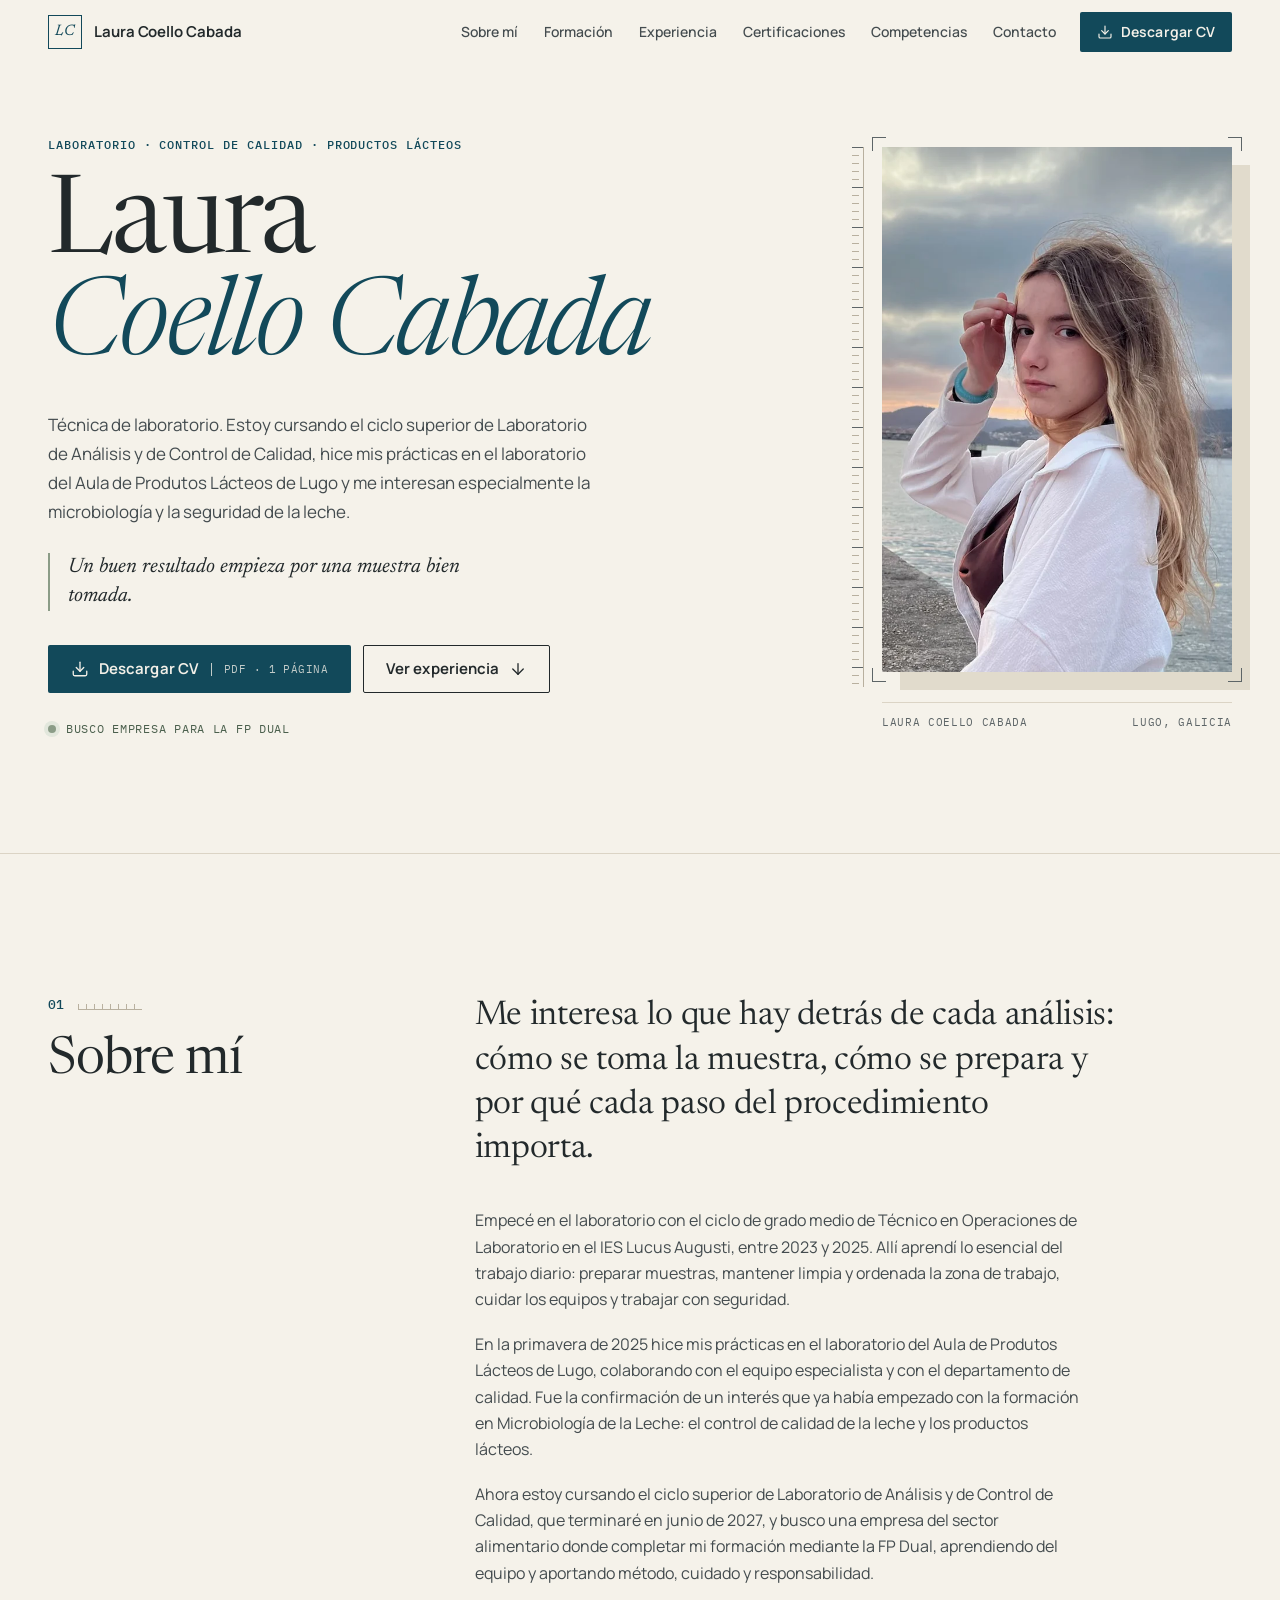
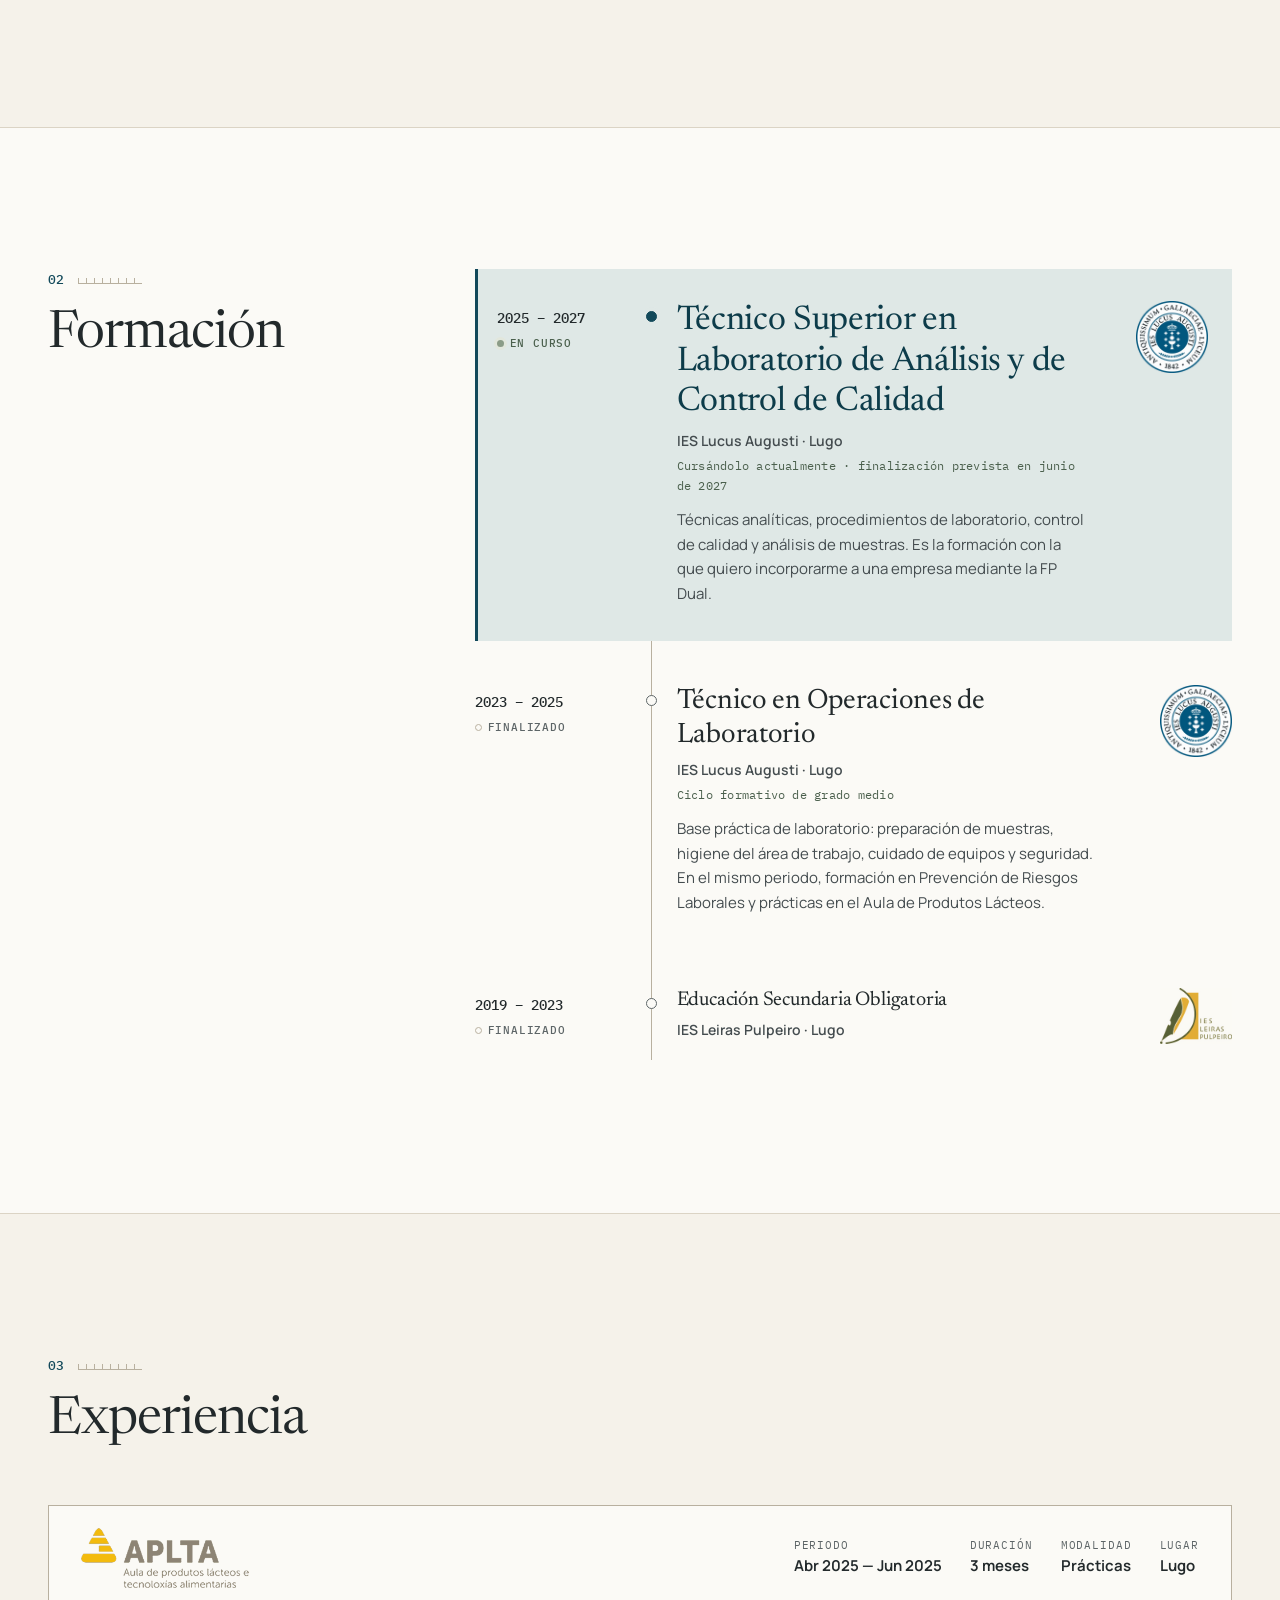
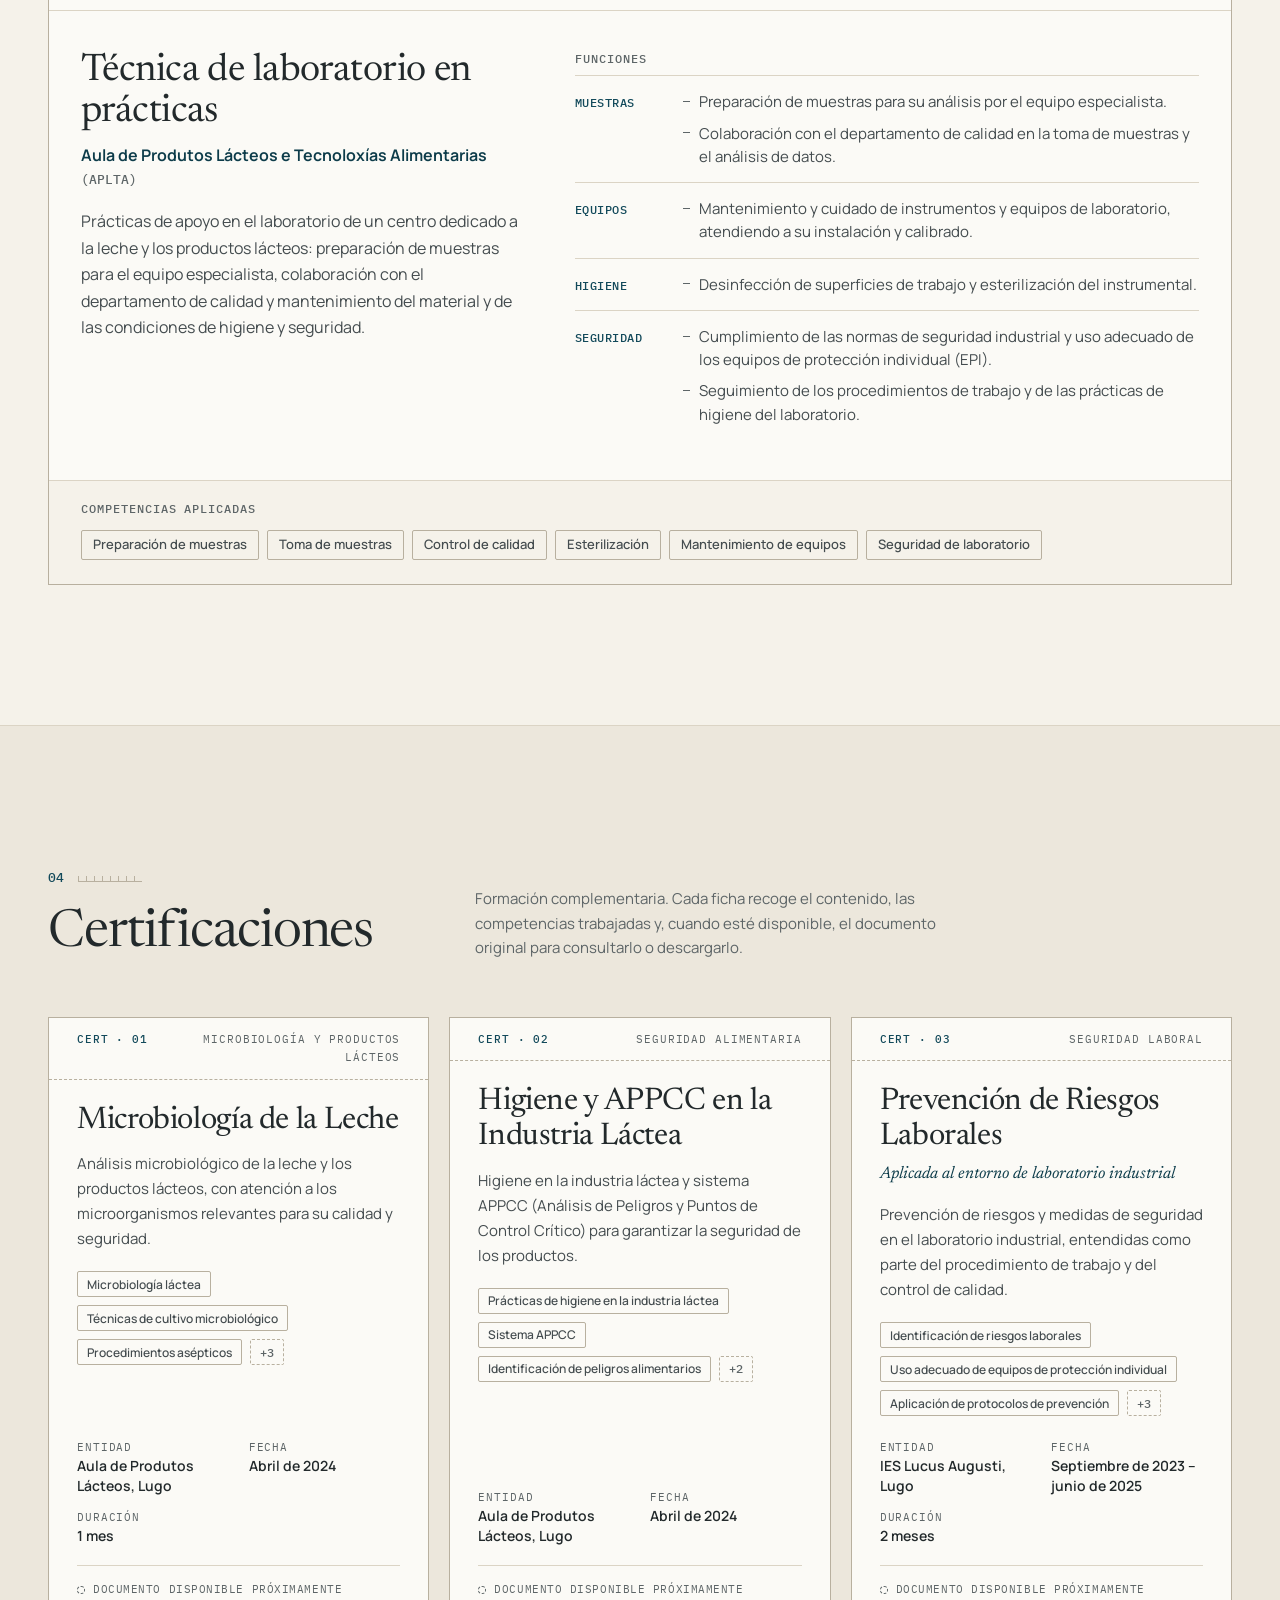
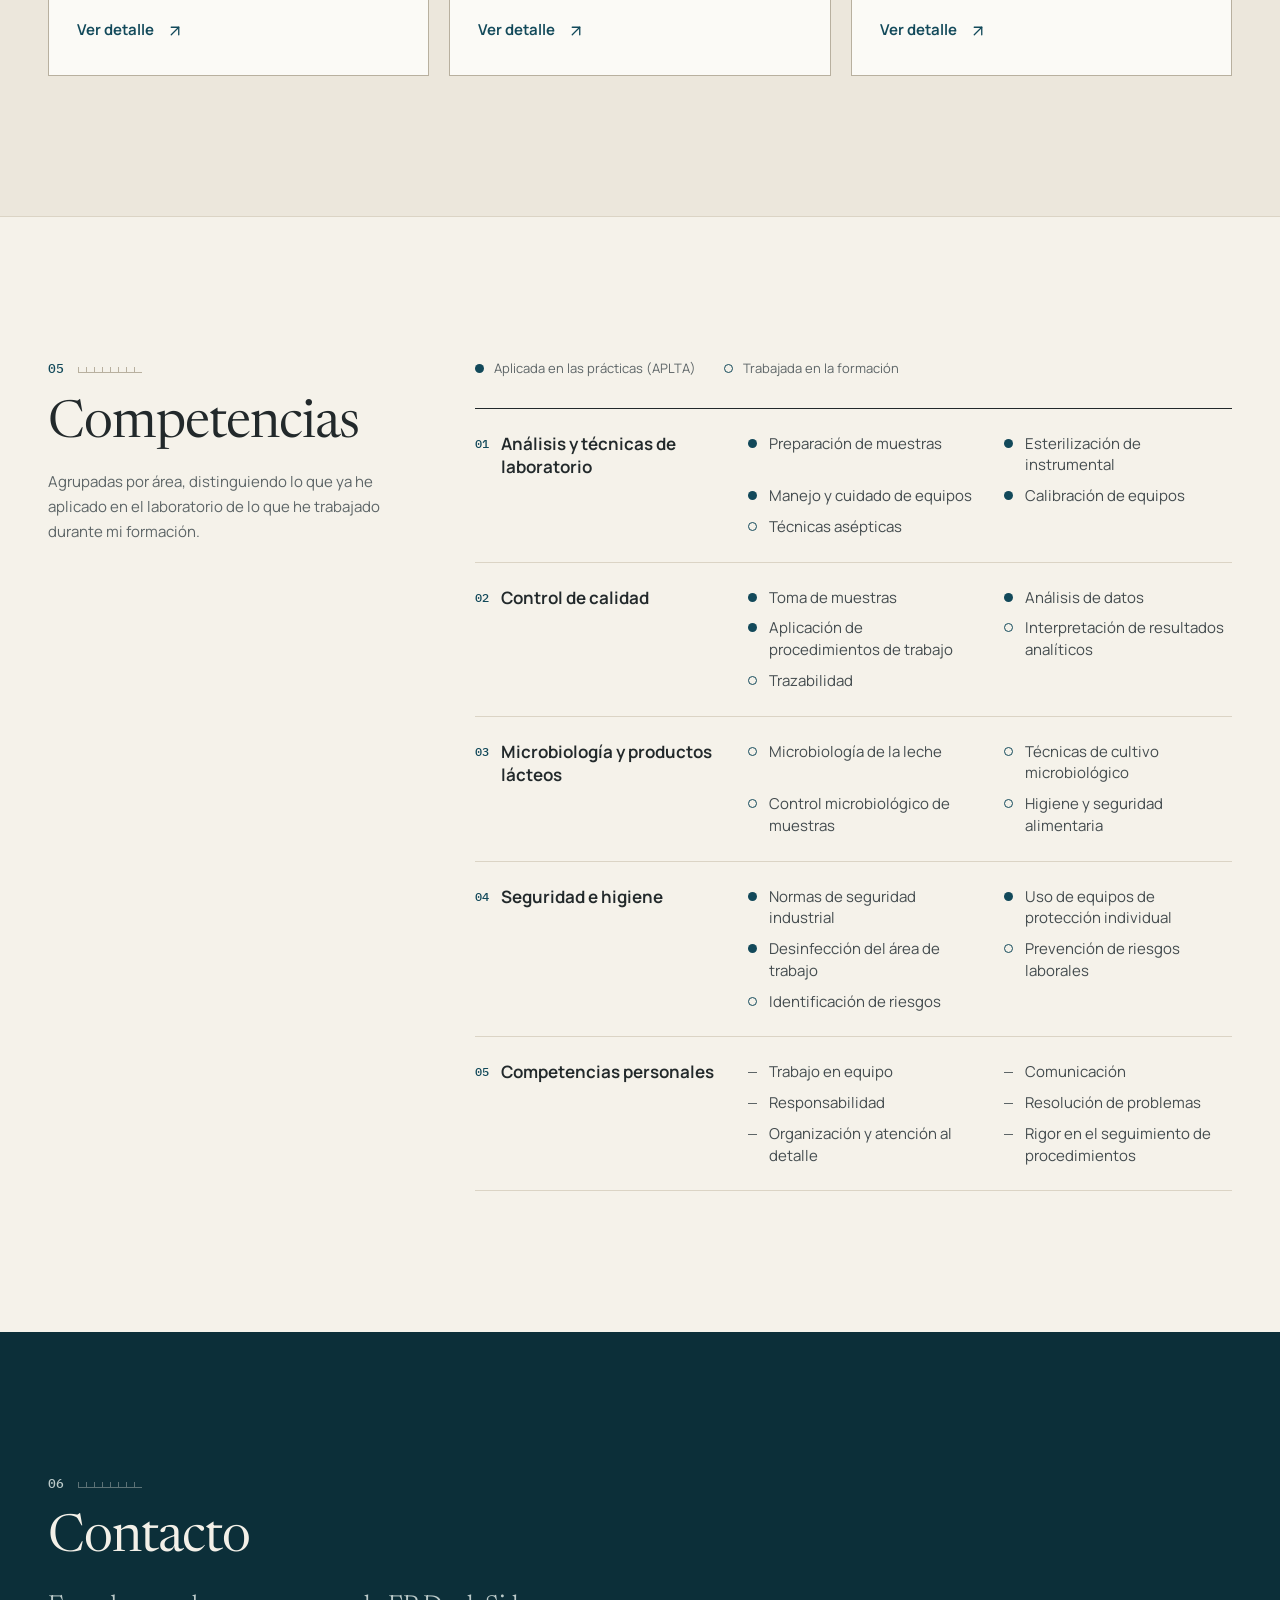
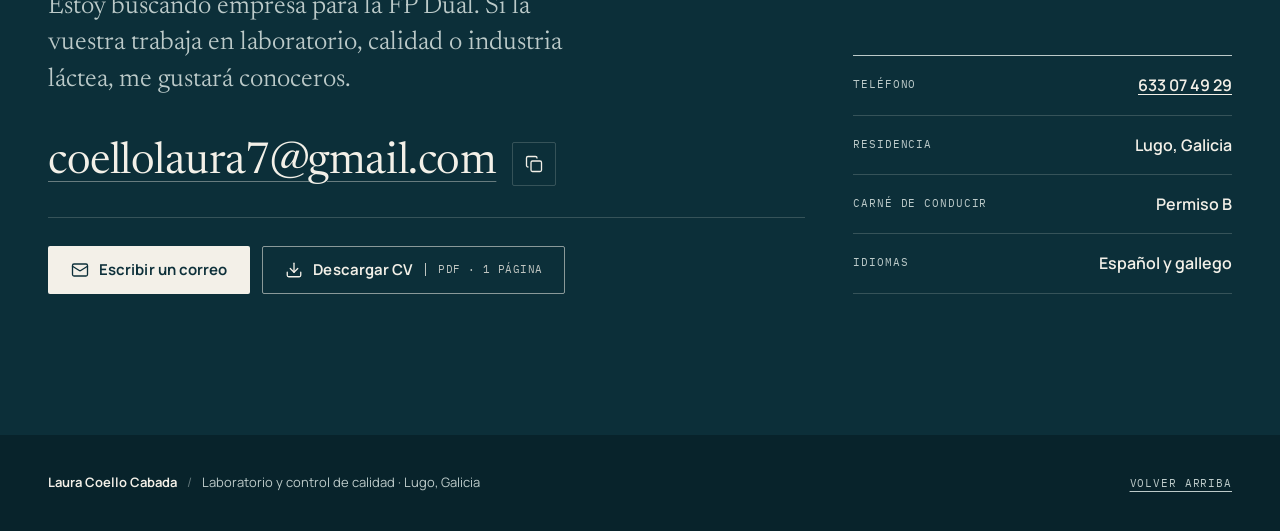
<file: index.html>
<!doctype html>
<html lang="es">
  <head>
    <meta charset="UTF-8" />
    <meta name="viewport" content="width=device-width, initial-scale=1.0" />
    <title>Laura Coello Cabada | Laboratorio y Control de Calidad</title>
    <meta
      name="description"
      content="Portfolio de Laura Coello Cabada, Técnica en Operaciones de Laboratorio que cursa el ciclo superior de Laboratorio de Análisis y de Control de Calidad en Lugo. Prácticas en el Aula de Produtos Lácteos e interés por la calidad y la microbiología de la leche."
    />
    <meta name="author" content="Laura Coello Cabada" />
    <meta name="theme-color" content="#f5f2ea" />

    <!-- Vista previa al compartir el enlace (WhatsApp, LinkedIn, correo).
         Cuando la web esté publicada, cambia «og-image.png» por la dirección completa,
         p. ej. https://usuario.github.io/portfolio-laura/og-image.png -->
    <meta property="og:type" content="profile" />
    <meta property="og:locale" content="es_ES" />
    <meta property="og:title" content="Laura Coello Cabada | Laboratorio y Control de Calidad" />
    <meta
      property="og:description"
      content="Técnica en Operaciones de Laboratorio. Cursando el ciclo superior de Laboratorio de Análisis y de Control de Calidad. Busca empresa para la FP Dual."
    />
    <meta property="og:url" content="https://coellolaura7-beep.github.io/Porfolio-Laura/" />
    <meta property="og:image" content="https://coellolaura7-beep.github.io/Porfolio-Laura/og-image.png" />
    <link rel="canonical" href="https://coellolaura7-beep.github.io/Porfolio-Laura/" />
    <meta property="og:image:width" content="1200" />
    <meta property="og:image:height" content="630" />
    <meta name="twitter:card" content="summary_large_image" />

    <link rel="icon" href="favicon.svg" type="image/svg+xml" />
    <link rel="icon" href="favicon-32.png" sizes="32x32" type="image/png" />
    <link rel="apple-touch-icon" href="apple-touch-icon.png" />
    <link rel="stylesheet" href="css/styles.css" />

    <script src="js/certificados.js" defer></script>
    <script src="js/main.js" defer></script>
  </head>
  <body>
    <a class="skip-link" href="#contenido">Saltar al contenido</a>

    <!-- ───────────── Cabecera ───────────── -->
    <header class="site-header">
      <div class="container header-inner">
        <a class="brand" href="#inicio" aria-label="Laura Coello Cabada, ir al inicio">
          <span class="brand-mark" aria-hidden="true">LC</span>
          <span class="brand-name">Laura Coello Cabada</span>
        </a>

        <nav class="nav-desktop" aria-label="Secciones">
          <ul>
            <li><a href="#sobre-mi">Sobre mí</a></li>
            <li><a href="#formacion">Formación</a></li>
            <li><a href="#experiencia">Experiencia</a></li>
            <li><a href="#certificaciones">Certificaciones</a></li>
            <li><a href="#competencias">Competencias</a></li>
            <li><a href="#contacto">Contacto</a></li>
          </ul>
        </nav>

        <a class="btn btn-primary btn-sm header-cv" href="documents/cv-laura-coello-cabada.pdf" download="CV-Laura-Coello-Cabada.pdf">
          <svg class="icon" width="16" height="16" aria-hidden="true"><use href="#i-download" /></svg>
          <span>Descargar CV</span>
        </a>

        <button id="menu-toggle" class="menu-toggle" type="button" aria-expanded="false" aria-controls="mobile-menu">
          <svg class="icon icon-menu" width="22" height="22" aria-hidden="true"><use href="#i-menu" /></svg>
          <svg class="icon icon-close" width="22" height="22" aria-hidden="true"><use href="#i-x" /></svg>
          <span class="visually-hidden">Abrir menú</span>
        </button>
      </div>

      <div id="mobile-menu" class="mobile-menu" hidden>
        <nav class="container" aria-label="Secciones">
          <ol>
            <li><a href="#inicio"><span class="mobile-menu-index" aria-hidden="true">00</span>Inicio</a></li>
            <li><a href="#sobre-mi"><span class="mobile-menu-index" aria-hidden="true">01</span>Sobre mí</a></li>
            <li><a href="#formacion"><span class="mobile-menu-index" aria-hidden="true">02</span>Formación</a></li>
            <li><a href="#experiencia"><span class="mobile-menu-index" aria-hidden="true">03</span>Experiencia</a></li>
            <li><a href="#certificaciones"><span class="mobile-menu-index" aria-hidden="true">04</span>Certificaciones</a></li>
            <li><a href="#competencias"><span class="mobile-menu-index" aria-hidden="true">05</span>Competencias</a></li>
            <li><a href="#contacto"><span class="mobile-menu-index" aria-hidden="true">06</span>Contacto</a></li>
          </ol>
          <a class="btn btn-primary mobile-menu-cv" href="documents/cv-laura-coello-cabada.pdf" download="CV-Laura-Coello-Cabada.pdf">
            <svg class="icon" width="18" height="18" aria-hidden="true"><use href="#i-download" /></svg>
            Descargar CV <span class="btn-meta">PDF · 1 página</span>
          </a>
        </nav>
      </div>
    </header>

    <main id="contenido" tabindex="-1">
      <!-- ───────────── Presentación ───────────── -->
      <section id="inicio" class="hero" aria-labelledby="inicio-titulo">
        <div class="container hero-grid">
          <div class="hero-copy">
            <p class="eyebrow hero-kicker">Laboratorio · Control de calidad · Productos lácteos</p>

            <h1 id="inicio-titulo" class="hero-name">
              <span class="hero-name-first">Laura</span>
              <span class="hero-name-last">Coello Cabada</span>
            </h1>

            <p class="hero-lead">
              Técnica de laboratorio. Estoy cursando el ciclo superior de Laboratorio de Análisis y de Control de Calidad,
              hice mis prácticas en el laboratorio del Aula de Produtos Lácteos de Lugo y me interesan especialmente la
              microbiología y la seguridad de la leche.
            </p>

            <blockquote class="hero-statement">
              <p>Un buen resultado empieza por una muestra bien tomada.</p>
            </blockquote>

            <div class="hero-actions">
              <a class="btn btn-primary" href="documents/cv-laura-coello-cabada.pdf" download="CV-Laura-Coello-Cabada.pdf">
                <svg class="icon" width="18" height="18" aria-hidden="true"><use href="#i-download" /></svg>
                Descargar CV
                <span class="btn-meta">PDF · 1 página</span>
              </a>
              <a class="btn btn-ghost" href="#experiencia">
                Ver experiencia
                <svg class="icon" width="18" height="18" aria-hidden="true"><use href="#i-arrow-down" /></svg>
              </a>
            </div>

            <p class="hero-status">
              <span class="status-dot" aria-hidden="true"></span>
              Busco empresa para la FP Dual
            </p>
          </div>

          <figure class="hero-portrait">
            <div class="portrait-frame">
              <span class="crop-mark crop-mark--tl" aria-hidden="true"></span>
              <span class="crop-mark crop-mark--tr" aria-hidden="true"></span>
              <span class="crop-mark crop-mark--bl" aria-hidden="true"></span>
              <span class="crop-mark crop-mark--br" aria-hidden="true"></span>
              <picture>
                <source srcset="images/laura-coello-cabada.webp" type="image/webp" />
                <img
                  src="images/laura-coello-cabada.jpg"
                  alt="Retrato de Laura Coello Cabada junto al mar al atardecer, con camisa blanca."
                  width="600"
                  height="900"
                  fetchpriority="high"
                  decoding="async"
                />
              </picture>
            </div>
            <span class="portrait-scale" aria-hidden="true"></span>
            <figcaption class="portrait-caption">
              <span>Laura Coello Cabada</span>
              <span>Lugo, Galicia</span>
            </figcaption>
          </figure>
        </div>

      </section>

      <!-- ───────────── 01 · Sobre mí ───────────── -->
      <section id="sobre-mi" class="section about" aria-labelledby="sobre-mi-titulo">
        <div class="container section-grid">
          <header class="section-head" data-reveal>
            <p class="section-index" aria-hidden="true"><span class="section-index-num">01</span><span class="section-index-rule"></span></p>
            <h2 id="sobre-mi-titulo" class="section-title">Sobre mí</h2>
          </header>
          <div class="section-body">
            <p class="about-statement" data-reveal>
              Me interesa lo que hay detrás de cada análisis: cómo se toma la muestra, cómo se prepara y por qué cada paso
              del procedimiento importa.
            </p>
            <div class="about-text" data-reveal>
              <p>
                Empecé en el laboratorio con el ciclo de grado medio de Técnico en Operaciones de Laboratorio en el IES Lucus
                Augusti, entre 2023 y 2025. Allí aprendí lo esencial del trabajo diario: preparar muestras, mantener limpia y
                ordenada la zona de trabajo, cuidar los equipos y trabajar con seguridad.
              </p>
              <p>
                En la primavera de 2025 hice mis prácticas en el laboratorio del Aula de Produtos Lácteos de Lugo, colaborando
                con el equipo especialista y con el departamento de calidad. Fue la confirmación de un interés que ya había
                empezado con la formación en Microbiología de la Leche: el control de calidad de la leche y los productos
                lácteos.
              </p>
              <p>
                Ahora estoy cursando el ciclo superior de Laboratorio de Análisis y de Control de Calidad, que terminaré en
                junio de 2027, y busco una empresa del sector alimentario donde completar mi formación mediante la FP Dual,
                aprendiendo del equipo y aportando método, cuidado y responsabilidad.
              </p>
            </div>
          </div>
        </div>
      </section>

      <!-- ───────────── 02 · Formación ───────────── -->
      <section id="formacion" class="section education" aria-labelledby="formacion-titulo">
        <div class="container section-grid">
          <header class="section-head" data-reveal>
            <p class="section-index" aria-hidden="true"><span class="section-index-num">02</span><span class="section-index-rule"></span></p>
            <h2 id="formacion-titulo" class="section-title">Formación</h2>
          </header>

          <ol class="timeline section-body">
            <li class="timeline-item is-highlight" data-reveal>
              <div class="timeline-period">
                <span class="timeline-years">2025 – 2027</span>
                <span class="badge badge--en-curso">En curso</span>
              </div>
              <span class="timeline-node" aria-hidden="true"></span>
              <div class="timeline-content">
                <h3 class="timeline-title">Técnico Superior en Laboratorio de Análisis y de Control de Calidad</h3>
                <p class="timeline-centre">IES Lucus Augusti · Lugo</p>
                <p class="timeline-note">Cursándolo actualmente · finalización prevista en junio de 2027</p>
                <p class="timeline-desc">
                  Técnicas analíticas, procedimientos de laboratorio, control de calidad y análisis de muestras. Es la
                  formación con la que quiero incorporarme a una empresa mediante la FP Dual.
                </p>
              </div>
              <img class="timeline-logo" src="logos/ies-lucus-augusti.webp" alt="Sello del IES Lucus Augusti" width="300" height="300" loading="lazy" decoding="async" />
            </li>

            <li class="timeline-item" data-reveal>
              <div class="timeline-period">
                <span class="timeline-years">2023 – 2025</span>
                <span class="badge badge--finalizado">Finalizado</span>
              </div>
              <span class="timeline-node" aria-hidden="true"></span>
              <div class="timeline-content">
                <h3 class="timeline-title">Técnico en Operaciones de Laboratorio</h3>
                <p class="timeline-centre">IES Lucus Augusti · Lugo</p>
                <p class="timeline-note">Ciclo formativo de grado medio</p>
                <p class="timeline-desc">
                  Base práctica de laboratorio: preparación de muestras, higiene del área de trabajo, cuidado de equipos y
                  seguridad. En el mismo periodo, formación en Prevención de Riesgos Laborales y prácticas en el Aula de
                  Produtos Lácteos.
                </p>
              </div>
              <img class="timeline-logo" src="logos/ies-lucus-augusti.webp" alt="Sello del IES Lucus Augusti" width="300" height="300" loading="lazy" decoding="async" />
            </li>

            <li class="timeline-item is-compact" data-reveal>
              <div class="timeline-period">
                <span class="timeline-years">2019 – 2023</span>
                <span class="badge badge--finalizado">Finalizado</span>
              </div>
              <span class="timeline-node" aria-hidden="true"></span>
              <div class="timeline-content">
                <h3 class="timeline-title">Educación Secundaria Obligatoria</h3>
                <p class="timeline-centre">IES Leiras Pulpeiro · Lugo</p>
              </div>
              <img class="timeline-logo" src="logos/ies-leiras-pulpeiro.webp" alt="Logotipo del IES Leiras Pulpeiro" width="360" height="280" loading="lazy" decoding="async" />
            </li>
          </ol>
        </div>
      </section>

      <!-- ───────────── 03 · Experiencia ───────────── -->
      <section id="experiencia" class="section experience" aria-labelledby="experiencia-titulo">
        <div class="container section-grid section-grid--stack">
          <header class="section-head" data-reveal>
            <p class="section-index" aria-hidden="true"><span class="section-index-num">03</span><span class="section-index-rule"></span></p>
            <h2 id="experiencia-titulo" class="section-title">Experiencia</h2>
          </header>

          <article class="record section-body" data-reveal aria-labelledby="xp-role">
            <header class="record-head">
              <div class="record-org">
                <img
                  class="record-logo"
                  src="logos/aplta.webp"
                  alt="Logotipo de APLTA, Aula de Produtos Lácteos e Tecnoloxías Alimentarias"
                  width="600"
                  height="214"
                  loading="lazy"
                  decoding="async"
                />
              </div>
              <dl class="record-meta">
                <div>
                  <dt>Periodo</dt>
                  <dd><time datetime="2025-04">Abr 2025</time> — <time datetime="2025-06">Jun 2025</time></dd>
                </div>
                <div>
                  <dt>Duración</dt>
                  <dd>3 meses</dd>
                </div>
                <div>
                  <dt>Modalidad</dt>
                  <dd>Prácticas</dd>
                </div>
                <div>
                  <dt>Lugar</dt>
                  <dd>Lugo</dd>
                </div>
              </dl>
            </header>

            <div class="record-body">
              <div class="record-intro">
                <h3 id="xp-role" class="record-role">Técnica de laboratorio en prácticas</h3>
                <p class="record-entity">
                  Aula de Produtos Lácteos e Tecnoloxías Alimentarias <span class="record-entity-short">(APLTA)</span>
                </p>
                <p class="record-summary">
                  Prácticas de apoyo en el laboratorio de un centro dedicado a la leche y los productos lácteos: preparación de
                  muestras para el equipo especialista, colaboración con el departamento de calidad y mantenimiento del
                  material y de las condiciones de higiene y seguridad.
                </p>
              </div>

              <div class="record-log">
                <p class="eyebrow">Funciones</p>
                <dl>
                  <div class="log-row">
                    <dt>Muestras</dt>
                    <dd>
                      <ul>
                        <li>Preparación de muestras para su análisis por el equipo especialista.</li>
                        <li>Colaboración con el departamento de calidad en la toma de muestras y el análisis de datos.</li>
                      </ul>
                    </dd>
                  </div>
                  <div class="log-row">
                    <dt>Equipos</dt>
                    <dd>
                      <ul>
                        <li>Mantenimiento y cuidado de instrumentos y equipos de laboratorio, atendiendo a su instalación y calibrado.</li>
                      </ul>
                    </dd>
                  </div>
                  <div class="log-row">
                    <dt>Higiene</dt>
                    <dd>
                      <ul>
                        <li>Desinfección de superficies de trabajo y esterilización del instrumental.</li>
                      </ul>
                    </dd>
                  </div>
                  <div class="log-row">
                    <dt>Seguridad</dt>
                    <dd>
                      <ul>
                        <li>Cumplimiento de las normas de seguridad industrial y uso adecuado de los equipos de protección individual (EPI).</li>
                        <li>Seguimiento de los procedimientos de trabajo y de las prácticas de higiene del laboratorio.</li>
                      </ul>
                    </dd>
                  </div>
                </dl>
              </div>
            </div>

            <footer class="record-foot">
              <p class="eyebrow" id="xp-tags">Competencias aplicadas</p>
              <ul class="tag-list" aria-labelledby="xp-tags">
                <li class="tag">Preparación de muestras</li>
                <li class="tag">Toma de muestras</li>
                <li class="tag">Control de calidad</li>
                <li class="tag">Esterilización</li>
                <li class="tag">Mantenimiento de equipos</li>
                <li class="tag">Seguridad de laboratorio</li>
              </ul>
            </footer>
          </article>
        </div>
      </section>

      <!-- ───────────── 04 · Certificaciones ─────────────
           Las tarjetas se generan desde js/certificados.js -->
      <section id="certificaciones" class="section certificates" aria-labelledby="certificaciones-titulo">
        <div class="container section-grid section-grid--stack">
          <header class="section-head" data-reveal>
            <p class="section-index" aria-hidden="true"><span class="section-index-num">04</span><span class="section-index-rule"></span></p>
            <h2 id="certificaciones-titulo" class="section-title">Certificaciones</h2>
            <p class="section-intro">
              Formación complementaria. Cada ficha recoge el contenido, las competencias trabajadas y, cuando esté
              disponible, el documento original para consultarlo o descargarlo.
            </p>
          </header>

          <ul id="cert-grid" class="cert-grid section-body">
            <noscript>
              <li>Microbiología de la Leche (Aula de Produtos Lácteos, abril de 2024) · Higiene y APPCC en la Industria Láctea (Aula de Produtos Lácteos, abril de 2024) · Prevención de Riesgos Laborales (IES Lucus Augusti, 2023–2025).</li>
            </noscript>
          </ul>
        </div>

        <dialog id="cert-dialog" class="cert-dialog" aria-labelledby="cert-dialog-title"></dialog>
      </section>

      <!-- ───────────── 05 · Competencias ───────────── -->
      <section id="competencias" class="section skills" aria-labelledby="competencias-titulo">
        <div class="container section-grid">
          <header class="section-head" data-reveal>
            <p class="section-index" aria-hidden="true"><span class="section-index-num">05</span><span class="section-index-rule"></span></p>
            <h2 id="competencias-titulo" class="section-title">Competencias</h2>
            <p class="section-intro">
              Agrupadas por área, distinguiendo lo que ya he aplicado en el laboratorio de lo que he trabajado durante mi
              formación.
            </p>
          </header>

          <div class="section-body">
            <ul class="skills-legend" aria-label="Leyenda">
              <li><span class="mark mark--practica" aria-hidden="true"></span>Aplicada en las prácticas (APLTA)</li>
              <li><span class="mark mark--formacion" aria-hidden="true"></span>Trabajada en la formación</li>
            </ul>

            <div class="skills-table">
              <section class="skills-row" aria-labelledby="skills-laboratorio" data-reveal>
                <h3 id="skills-laboratorio" class="skills-group"><span class="skills-num" aria-hidden="true">01</span>Análisis y técnicas de laboratorio</h3>
                <ul class="skills-list">
                  <li><span class="mark mark--practica" title="Aplicada en las prácticas"><span class="visually-hidden">Aplicada en las prácticas: </span></span>Preparación de muestras</li>
                  <li><span class="mark mark--practica" title="Aplicada en las prácticas"><span class="visually-hidden">Aplicada en las prácticas: </span></span>Esterilización de instrumental</li>
                  <li><span class="mark mark--practica" title="Aplicada en las prácticas"><span class="visually-hidden">Aplicada en las prácticas: </span></span>Manejo y cuidado de equipos</li>
                  <li><span class="mark mark--practica" title="Aplicada en las prácticas"><span class="visually-hidden">Aplicada en las prácticas: </span></span>Calibración de equipos</li>
                  <li><span class="mark mark--formacion" title="Trabajada en la formación"><span class="visually-hidden">Trabajada en la formación: </span></span>Técnicas asépticas</li>
                </ul>
              </section>

              <section class="skills-row" aria-labelledby="skills-calidad" data-reveal>
                <h3 id="skills-calidad" class="skills-group"><span class="skills-num" aria-hidden="true">02</span>Control de calidad</h3>
                <ul class="skills-list">
                  <li><span class="mark mark--practica" title="Aplicada en las prácticas"><span class="visually-hidden">Aplicada en las prácticas: </span></span>Toma de muestras</li>
                  <li><span class="mark mark--practica" title="Aplicada en las prácticas"><span class="visually-hidden">Aplicada en las prácticas: </span></span>Análisis de datos</li>
                  <li><span class="mark mark--practica" title="Aplicada en las prácticas"><span class="visually-hidden">Aplicada en las prácticas: </span></span>Aplicación de procedimientos de trabajo</li>
                  <li><span class="mark mark--formacion" title="Trabajada en la formación"><span class="visually-hidden">Trabajada en la formación: </span></span>Interpretación de resultados analíticos</li>
                  <li><span class="mark mark--formacion" title="Trabajada en la formación"><span class="visually-hidden">Trabajada en la formación: </span></span>Trazabilidad</li>
                </ul>
              </section>

              <section class="skills-row" aria-labelledby="skills-lacteos" data-reveal>
                <h3 id="skills-lacteos" class="skills-group"><span class="skills-num" aria-hidden="true">03</span>Microbiología y productos lácteos</h3>
                <ul class="skills-list">
                  <li><span class="mark mark--formacion" title="Trabajada en la formación"><span class="visually-hidden">Trabajada en la formación: </span></span>Microbiología de la leche</li>
                  <li><span class="mark mark--formacion" title="Trabajada en la formación"><span class="visually-hidden">Trabajada en la formación: </span></span>Técnicas de cultivo microbiológico</li>
                  <li><span class="mark mark--formacion" title="Trabajada en la formación"><span class="visually-hidden">Trabajada en la formación: </span></span>Control microbiológico de muestras</li>
                  <li><span class="mark mark--formacion" title="Trabajada en la formación"><span class="visually-hidden">Trabajada en la formación: </span></span>Higiene y seguridad alimentaria</li>
                </ul>
              </section>

              <section class="skills-row" aria-labelledby="skills-seguridad" data-reveal>
                <h3 id="skills-seguridad" class="skills-group"><span class="skills-num" aria-hidden="true">04</span>Seguridad e higiene</h3>
                <ul class="skills-list">
                  <li><span class="mark mark--practica" title="Aplicada en las prácticas"><span class="visually-hidden">Aplicada en las prácticas: </span></span>Normas de seguridad industrial</li>
                  <li><span class="mark mark--practica" title="Aplicada en las prácticas"><span class="visually-hidden">Aplicada en las prácticas: </span></span>Uso de equipos de protección individual</li>
                  <li><span class="mark mark--practica" title="Aplicada en las prácticas"><span class="visually-hidden">Aplicada en las prácticas: </span></span>Desinfección del área de trabajo</li>
                  <li><span class="mark mark--formacion" title="Trabajada en la formación"><span class="visually-hidden">Trabajada en la formación: </span></span>Prevención de riesgos laborales</li>
                  <li><span class="mark mark--formacion" title="Trabajada en la formación"><span class="visually-hidden">Trabajada en la formación: </span></span>Identificación de riesgos</li>
                </ul>
              </section>

              <section class="skills-row" aria-labelledby="skills-personales" data-reveal>
                <h3 id="skills-personales" class="skills-group"><span class="skills-num" aria-hidden="true">05</span>Competencias personales</h3>
                <ul class="skills-list">
                  <li>Trabajo en equipo</li>
                  <li>Comunicación</li>
                  <li>Responsabilidad</li>
                  <li>Resolución de problemas</li>
                  <li>Organización y atención al detalle</li>
                  <li>Rigor en el seguimiento de procedimientos</li>
                </ul>
              </section>
            </div>
          </div>
        </div>
      </section>

      <!-- ───────────── 06 · Contacto ───────────── -->
      <section id="contacto" class="section contact" aria-labelledby="contacto-titulo">
        <div class="container">
          <div class="contact-grid">
            <div class="contact-main" data-reveal>
              <p class="section-index" aria-hidden="true"><span class="section-index-num">06</span><span class="section-index-rule"></span></p>
              <h2 id="contacto-titulo" class="section-title">Contacto</h2>
              <p class="contact-lead">
                Estoy buscando empresa para la FP Dual. Si la vuestra trabaja en laboratorio, calidad o industria láctea, me
                gustará conoceros.
              </p>

              <div class="contact-email">
                <a href="mailto:coellolaura7@gmail.com?subject=Contacto%20desde%20tu%20portfolio" class="contact-email-link">coellolaura7@gmail.com</a>
                <button type="button" class="icon-btn icon-btn--light" id="copy-email" data-email="coellolaura7@gmail.com">
                  <svg class="icon icon-copy" width="18" height="18" aria-hidden="true"><use href="#i-copy" /></svg>
                  <svg class="icon icon-check" width="18" height="18" aria-hidden="true"><use href="#i-check" /></svg>
                  <span class="visually-hidden">Copiar dirección de correo</span>
                </button>
                <span class="copy-feedback" role="status" aria-live="polite"></span>
              </div>

              <div class="contact-actions">
                <a class="btn btn-light" href="mailto:coellolaura7@gmail.com?subject=Contacto%20desde%20tu%20portfolio">
                  <svg class="icon" width="18" height="18" aria-hidden="true"><use href="#i-mail" /></svg>
                  Escribir un correo
                </a>
                <a class="btn btn-outline-light" href="documents/cv-laura-coello-cabada.pdf" download="CV-Laura-Coello-Cabada.pdf">
                  <svg class="icon" width="18" height="18" aria-hidden="true"><use href="#i-download" /></svg>
                  Descargar CV
                  <span class="btn-meta">PDF · 1 página</span>
                </a>
              </div>
            </div>

            <aside class="contact-aside" aria-label="Datos prácticos" data-reveal>
              <dl class="contact-facts">
                <div>
                  <dt>Teléfono</dt>
                  <dd><a href="tel:+34633074929">633 07 49 29</a></dd>
                </div>
                <div>
                  <dt>Residencia</dt>
                  <dd>Lugo, Galicia</dd>
                </div>
                <div>
                  <dt>Carné de conducir</dt>
                  <dd>Permiso B</dd>
                </div>
                <div>
                  <dt>Idiomas</dt>
                  <dd>Español y gallego</dd>
                </div>
              </dl>
            </aside>
          </div>
        </div>
      </section>
    </main>

    <footer class="site-footer">
      <div class="container footer-inner">
        <p>
          <span class="footer-name">Laura Coello Cabada</span><span class="footer-sep" aria-hidden="true">/</span>Laboratorio y
          control de calidad · Lugo, Galicia
        </p>
        <a href="#inicio" class="footer-top">Volver arriba</a>
      </div>
    </footer>

    <!-- Iconos lineales (Lucide, licencia ISC) -->
    <svg width="0" height="0" style="position: absolute" aria-hidden="true" focusable="false">
      <defs>
        <symbol id="i-download" viewBox="0 0 24 24"><path d="M12 15V3" /><path d="M21 15v4a2 2 0 0 1-2 2H5a2 2 0 0 1-2-2v-4" /><path d="m7 10 5 5 5-5" /></symbol>
        <symbol id="i-arrow-down" viewBox="0 0 24 24"><path d="M12 5v14" /><path d="m19 12-7 7-7-7" /></symbol>
        <symbol id="i-arrow-up-right" viewBox="0 0 24 24"><path d="M7 7h10v10" /><path d="M7 17 17 7" /></symbol>
        <symbol id="i-menu" viewBox="0 0 24 24"><path d="M4 12h16" /><path d="M4 18h16" /><path d="M4 6h16" /></symbol>
        <symbol id="i-x" viewBox="0 0 24 24"><path d="M18 6 6 18" /><path d="m6 6 12 12" /></symbol>
        <symbol id="i-mail" viewBox="0 0 24 24"><path d="m22 7-8.991 5.727a2 2 0 0 1-2.009 0L2 7" /><rect x="2" y="4" width="20" height="16" rx="2" /></symbol>
        <symbol id="i-copy" viewBox="0 0 24 24"><rect width="14" height="14" x="8" y="8" rx="2" ry="2" /><path d="M4 16c-1.1 0-2-.9-2-2V4c0-1.1.9-2 2-2h10c1.1 0 2 .9 2 2" /></symbol>
        <symbol id="i-check" viewBox="0 0 24 24"><path d="M20 6 9 17l-5-5" /></symbol>
        <symbol id="i-external" viewBox="0 0 24 24"><path d="M15 3h6v6" /><path d="M10 14 21 3" /><path d="M18 13v6a2 2 0 0 1-2 2H5a2 2 0 0 1-2-2V8a2 2 0 0 1 2-2h3" /></symbol>
        <symbol id="i-file" viewBox="0 0 24 24"><path d="M15 2H6a2 2 0 0 0-2 2v16a2 2 0 0 0 2 2h12a2 2 0 0 0 2-2V7Z" /><path d="M14 2v4a2 2 0 0 0 2 2h4" /><path d="M10 9H8" /><path d="M16 13H8" /><path d="M16 17H8" /></symbol>
        <symbol id="i-file-clock" viewBox="0 0 24 24"><path d="M16 22h2a2 2 0 0 0 2-2V7l-5-5H6a2 2 0 0 0-2 2v3" /><path d="M14 2v4a2 2 0 0 0 2 2h4" /><circle cx="8" cy="16" r="6" /><path d="M9.5 17.5 8 16.25V14" /></symbol>
        <symbol id="i-alert" viewBox="0 0 24 24"><circle cx="12" cy="12" r="10" /><path d="M12 8v4" /><path d="M12 16h.01" /></symbol>
        <symbol id="i-loader" viewBox="0 0 24 24"><path d="M21 12a9 9 0 1 1-6.219-8.56" /></symbol>
      </defs>
    </svg>
  </body>
</html>
</file>
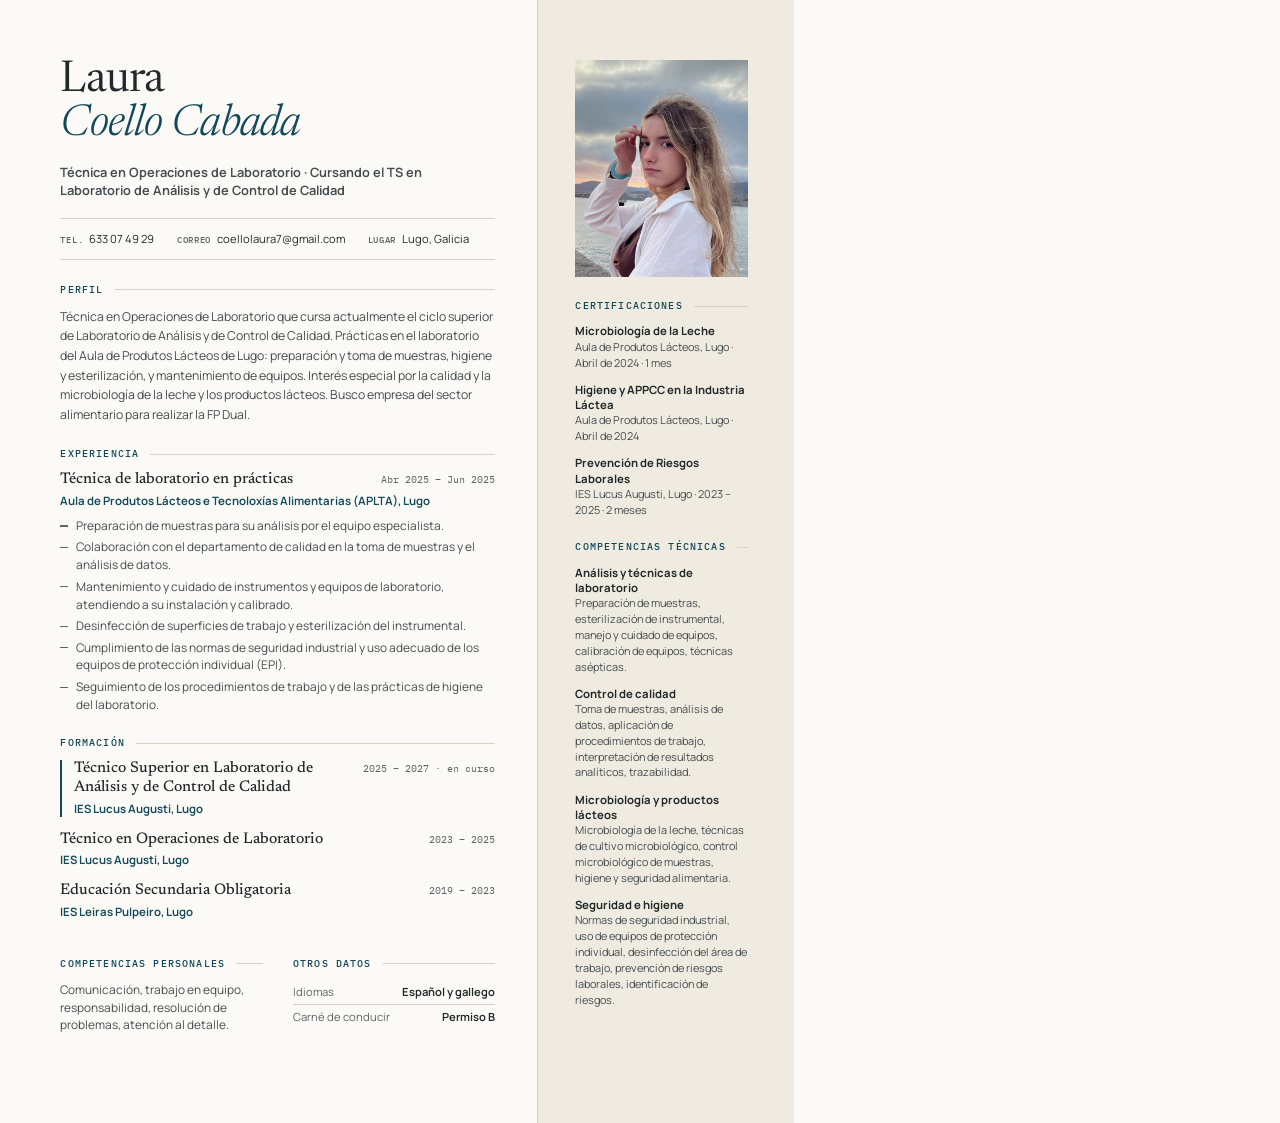
<file: cv/cv.html>
<!doctype html>
<!--
  CV de Laura Coello Cabada (A4, una página).
  Para generar el PDF: abre este archivo en Chrome o Edge → Imprimir (Ctrl+P) →
  Destino «Guardar como PDF», Márgenes «Ninguno», activa «Gráficos de fondo».
  Guárdalo como documents/cv-laura-coello-cabada.pdf (sustituyendo el anterior).
-->
<html lang="es">
  <head>
    <meta charset="utf-8" />
    <title>CV · Laura Coello Cabada</title>
    <style>
      @font-face { font-family: 'Manrope'; font-weight: 200 800; src: url('../fonts/manrope-latin-wght-normal.woff2') format('woff2'); }
      @font-face { font-family: 'Newsreader'; font-weight: 200 800; src: url('../fonts/newsreader-latin-opsz-normal.woff2') format('woff2'); }
      @font-face { font-family: 'Newsreader'; font-style: italic; font-weight: 200 800; src: url('../fonts/newsreader-latin-opsz-italic.woff2') format('woff2'); }
      @font-face { font-family: 'Plex Mono'; font-weight: 400; src: url('../fonts/ibm-plex-mono-latin-400-normal.woff2') format('woff2'); }
      @font-face { font-family: 'Plex Mono'; font-weight: 500; src: url('../fonts/ibm-plex-mono-latin-500-normal.woff2') format('woff2'); }

      @page { size: A4; margin: 0; }
      * { box-sizing: border-box; margin: 0; padding: 0; }
      :root { --paper: #fbfaf6; --side: #efebe1; --ink: #22292b; --ink2: #444c4f; --ink3: #5d6567; --rule: #d9d2c3; --petrol: #12495a; }
      html, body { width: 210mm; height: 297mm; }
      body { font-family: 'Manrope', sans-serif; color: var(--ink); background: var(--paper); font-size: 8.9pt; line-height: 1.5; -webkit-print-color-adjust: exact; print-color-adjust: exact; }
      .page { display: grid; grid-template-columns: 1fr 68mm; height: 297mm; overflow: hidden; }
      .main { padding: 16mm 11mm 14mm 16mm; }
      .side { background: var(--side); padding: 16mm 12mm 14mm 10mm; border-left: 0.3mm solid var(--rule); }

      .name { font-family: 'Newsreader', serif; font-weight: 380; font-size: 33pt; line-height: 0.98; letter-spacing: -0.02em; }
      .name em { display: block; font-style: italic; font-weight: 340; color: var(--petrol); }
      .headline { margin-top: 4.5mm; font-weight: 650; font-size: 9.6pt; line-height: 1.4; color: var(--ink2); max-width: 105mm; }
      .contact { display: flex; flex-wrap: wrap; gap: 1.5mm 6mm; margin-top: 5mm; padding: 3mm 0; border-block: 0.3mm solid var(--rule); font-size: 8.4pt; }
      .contact span { white-space: nowrap; }
      .contact b { font-family: 'Plex Mono', monospace; font-weight: 500; font-size: 6.4pt; letter-spacing: 0.08em; text-transform: uppercase; color: var(--ink3); margin-right: 1.6mm; }

      h2 { display: flex; align-items: center; gap: 3mm; margin: 6mm 0 2.6mm; font-family: 'Plex Mono', monospace; font-weight: 500; font-size: 7.2pt; letter-spacing: 0.12em; text-transform: uppercase; color: var(--petrol); }
      h2::after { content: ''; flex: 1; height: 0.3mm; background: var(--rule); }
      .side h2:first-of-type { margin-top: 6mm; }

      .profile { font-size: 9.2pt; line-height: 1.6; color: var(--ink2); }
      .entry { margin-bottom: 3.6mm; }
      .entry--hl { padding-left: 3mm; border-left: 0.7mm solid var(--petrol); }
      .entry-head { display: flex; justify-content: space-between; align-items: baseline; gap: 4mm; }
      .entry h3 { font-family: 'Newsreader', serif; font-weight: 480; font-size: 11.6pt; line-height: 1.2; }
      .date { flex: none; font-family: 'Plex Mono', monospace; font-size: 7.4pt; color: var(--ink3); }
      .entity { margin-top: 0.6mm; font-weight: 650; font-size: 8.6pt; color: var(--petrol); }
      ul.tasks { margin-top: 2mm; list-style: none; }
      ul.tasks li { position: relative; padding-left: 4mm; margin-bottom: 1mm; color: var(--ink2); }
      ul.tasks li::before { content: ''; position: absolute; left: 0; top: 0.72em; width: 2mm; height: 0.3mm; background: var(--ink3); }

      .cols { display: grid; grid-template-columns: 1fr 1fr; gap: 8mm; }
      .plain-text { color: var(--ink2); }
      .kv { display: flex; justify-content: space-between; gap: 3mm; padding: 0.9mm 0; border-bottom: 0.25mm solid var(--rule); font-size: 8.4pt; }
      .kv:last-child { border-bottom: 0; }
      .kv span:first-child { color: var(--ink3); }
      .kv span:last-child { font-weight: 650; text-align: right; }

      .photo { width: 100%; aspect-ratio: 4 / 5; object-fit: cover; object-position: 50% 18%; display: block; }
      .side-entry { margin-bottom: 3mm; }
      .side-entry h3 { font-weight: 700; font-size: 8.5pt; line-height: 1.35; }
      .side-entry p { color: var(--ink2); font-size: 8.2pt; line-height: 1.45; }
    </style>
  </head>
  <body>
    <div class="page">
      <main class="main">
        <h1 class="name">Laura <em>Coello Cabada</em></h1>
        <p class="headline">Técnica en Operaciones de Laboratorio · Cursando el TS en Laboratorio de Análisis y de Control de Calidad</p>
        <div class="contact">
          <span><b>Tel.</b>633 07 49 29</span>
          <span><b>Correo</b>coellolaura7@gmail.com</span>
          <span><b>Lugar</b>Lugo, Galicia</span>
        </div>

        <h2>Perfil</h2>
        <p class="profile">
          Técnica en Operaciones de Laboratorio que cursa actualmente el ciclo superior de Laboratorio de Análisis y de
          Control de Calidad. Prácticas en el laboratorio del Aula de Produtos Lácteos de Lugo: preparación y toma de
          muestras, higiene y esterilización, y mantenimiento de equipos. Interés especial por la calidad y la microbiología
          de la leche y los productos lácteos. Busco empresa del sector alimentario para realizar la FP Dual.
        </p>

        <h2>Experiencia</h2>
        <div class="entry">
          <div class="entry-head"><h3>Técnica de laboratorio en prácticas</h3><span class="date">Abr 2025 – Jun 2025</span></div>
          <p class="entity">Aula de Produtos Lácteos e Tecnoloxías Alimentarias (APLTA), Lugo</p>
          <ul class="tasks">
            <li>Preparación de muestras para su análisis por el equipo especialista.</li>
            <li>Colaboración con el departamento de calidad en la toma de muestras y el análisis de datos.</li>
            <li>Mantenimiento y cuidado de instrumentos y equipos de laboratorio, atendiendo a su instalación y calibrado.</li>
            <li>Desinfección de superficies de trabajo y esterilización del instrumental.</li>
            <li>Cumplimiento de las normas de seguridad industrial y uso adecuado de los equipos de protección individual (EPI).</li>
            <li>Seguimiento de los procedimientos de trabajo y de las prácticas de higiene del laboratorio.</li>
          </ul>
        </div>

        <h2>Formación</h2>
        <div class="entry entry--hl">
          <div class="entry-head"><h3>Técnico Superior en Laboratorio de Análisis y de Control de Calidad</h3><span class="date">2025 – 2027 · en curso</span></div>
          <p class="entity">IES Lucus Augusti, Lugo</p>
        </div>
        <div class="entry">
          <div class="entry-head"><h3>Técnico en Operaciones de Laboratorio</h3><span class="date">2023 – 2025</span></div>
          <p class="entity">IES Lucus Augusti, Lugo</p>
        </div>
        <div class="entry">
          <div class="entry-head"><h3>Educación Secundaria Obligatoria</h3><span class="date">2019 – 2023</span></div>
          <p class="entity">IES Leiras Pulpeiro, Lugo</p>
        </div>

        <div class="cols">
          <div>
            <h2>Competencias personales</h2>
            <p class="plain-text">Comunicación, trabajo en equipo, responsabilidad, resolución de problemas, atención al detalle.</p>
          </div>
          <div>
            <h2>Otros datos</h2>
            <div class="kv"><span>Idiomas</span><span>Español y gallego</span></div>
            <div class="kv"><span>Carné de conducir</span><span>Permiso B</span></div>
          </div>
        </div>
      </main>

      <aside class="side">
        <img class="photo" src="../images/laura-coello-cabada.jpg" alt="" />

        <h2>Certificaciones</h2>
        <div class="side-entry">
          <h3>Microbiología de la Leche</h3>
          <p>Aula de Produtos Lácteos, Lugo · Abril de 2024 · 1 mes</p>
        </div>
        <div class="side-entry">
          <h3>Higiene y APPCC en la Industria Láctea</h3>
          <p>Aula de Produtos Lácteos, Lugo · Abril de 2024</p>
        </div>
        <div class="side-entry">
          <h3>Prevención de Riesgos Laborales</h3>
          <p>IES Lucus Augusti, Lugo · 2023 – 2025 · 2 meses</p>
        </div>

        <h2>Competencias técnicas</h2>
        <div class="side-entry">
          <h3>Análisis y técnicas de laboratorio</h3>
          <p>Preparación de muestras, esterilización de instrumental, manejo y cuidado de equipos, calibración de equipos, técnicas asépticas.</p>
        </div>
        <div class="side-entry">
          <h3>Control de calidad</h3>
          <p>Toma de muestras, análisis de datos, aplicación de procedimientos de trabajo, interpretación de resultados analíticos, trazabilidad.</p>
        </div>
        <div class="side-entry">
          <h3>Microbiología y productos lácteos</h3>
          <p>Microbiología de la leche, técnicas de cultivo microbiológico, control microbiológico de muestras, higiene y seguridad alimentaria.</p>
        </div>
        <div class="side-entry">
          <h3>Seguridad e higiene</h3>
          <p>Normas de seguridad industrial, uso de equipos de protección individual, desinfección del área de trabajo, prevención de riesgos laborales, identificación de riesgos.</p>
        </div>
      </aside>
    </div>
  </body>
</html>
</file>
<file: css/styles.css>
/*
 * Portfolio · Laura Coello Cabada
 * Fuentes alojadas en /fonts (Manrope, Newsreader, IBM Plex Mono · licencia OFL).
 */
@font-face {
  font-family: 'Manrope Variable';
  font-style: normal;
  font-display: swap;
  font-weight: 200 800;
  src: url('../fonts/manrope-latin-wght-normal.woff2') format('woff2');
}

@font-face {
  font-family: 'Newsreader Variable';
  font-style: normal;
  font-display: swap;
  font-weight: 200 800;
  src: url('../fonts/newsreader-latin-opsz-normal.woff2') format('woff2');
}

@font-face {
  font-family: 'Newsreader Variable';
  font-style: italic;
  font-display: swap;
  font-weight: 200 800;
  src: url('../fonts/newsreader-latin-opsz-italic.woff2') format('woff2');
}

@font-face {
  font-family: 'IBM Plex Mono';
  font-style: normal;
  font-display: swap;
  font-weight: 400;
  src: url('../fonts/ibm-plex-mono-latin-400-normal.woff2') format('woff2');
}

@font-face {
  font-family: 'IBM Plex Mono';
  font-style: normal;
  font-display: swap;
  font-weight: 500;
  src: url('../fonts/ibm-plex-mono-latin-500-normal.woff2') format('woff2');
}

/*
 * Identidad visual
 * Papel cálido (leche, documentación de laboratorio), azul petróleo como color
 * de confianza, verde salvia como apoyo y grafito para el texto.
 */
:root {
  --paper: #f5f2ea;
  --paper-2: #ece7dc;
  --paper-3: #e1dbcc;
  --surface: #fbfaf6;

  --ink: #22292b;
  --ink-2: #444c4f;
  --ink-3: #5d6567;

  --rule: #dbd4c5;
  --rule-strong: #b8b09f;

  --petrol: #12495a;
  --petrol-ink: #0d3c4a;
  --petrol-deep: #0c2f39;
  --petrol-night: #08232b;
  --petrol-tint: #dfe8e6;

  --sage: #8b9c87;
  --sage-ink: #4b604d;
  --sage-tint: #e2e7dc;

  --on-dark: #f3f0e8;
  --on-dark-2: #bccac9;
  --rule-dark: rgba(243, 240, 232, 0.18);

  --font-sans: 'Manrope Variable', 'Manrope', system-ui, -apple-system, 'Segoe UI', sans-serif;
  --font-serif: 'Newsreader Variable', 'Newsreader', Georgia, 'Times New Roman', serif;
  --font-mono: 'IBM Plex Mono', ui-monospace, 'SFMono-Regular', Menlo, Consolas, monospace;

  --container: 1200px;
  --gutter: clamp(20px, 4.5vw, 48px);
  --header-h: 64px;
  --radius: 2px;
  --section-space: clamp(80px, 11vw, 144px);

  --ease: cubic-bezier(0.22, 0.61, 0.36, 1);
}
*,
*::before,
*::after {
  box-sizing: border-box;
}

html {
  -webkit-text-size-adjust: 100%;
  text-size-adjust: 100%;
  scroll-padding-top: calc(var(--header-h) + 16px);
}

@media (prefers-reduced-motion: no-preference) {
  html {
    scroll-behavior: smooth;
  }
}

html:has(dialog[open]) {
  overflow: hidden;
}

body {
  margin: 0;
  background: var(--paper);
  color: var(--ink);
  font-family: var(--font-sans);
  font-size: 1rem;
  line-height: 1.65;
  font-feature-settings: 'ss01';
  -webkit-font-smoothing: antialiased;
  -moz-osx-font-smoothing: grayscale;
  overflow-x: hidden;
}

h1,
h2,
h3,
p,
ul,
ol,
dl,
dd,
figure,
blockquote {
  margin: 0;
}

ul,
ol {
  padding: 0;
  list-style: none;
}

img,
picture,
svg,
iframe {
  display: block;
  max-width: 100%;
}

img {
  height: auto;
}

a {
  color: inherit;
}

button {
  font: inherit;
  color: inherit;
}

::selection {
  background: var(--petrol);
  color: var(--on-dark);
}

:focus-visible {
  outline: 2px solid var(--petrol);
  outline-offset: 3px;
}

main:focus {
  outline: none;
}

.container {
  width: 100%;
  max-width: calc(var(--container) + 2 * var(--gutter));
  margin-inline: auto;
  padding-inline: var(--gutter);
}

.visually-hidden {
  position: absolute !important;
  width: 1px;
  height: 1px;
  padding: 0;
  margin: -1px;
  overflow: hidden;
  clip: rect(0 0 0 0);
  white-space: nowrap;
  border: 0;
}

.skip-link {
  position: absolute;
  top: 8px;
  left: 8px;
  z-index: 100;
  padding: 10px 16px;
  background: var(--petrol);
  color: var(--on-dark);
  font-weight: 600;
  text-decoration: none;
  transform: translateY(-160%);
}

.skip-link:focus {
  transform: none;
}

/* Etiquetas técnicas */
.eyebrow {
  font-family: var(--font-mono);
  font-size: 0.75rem;
  font-weight: 500;
  letter-spacing: 0.08em;
  text-transform: uppercase;
  color: var(--ink-3);
  line-height: 1.4;
}

.pending {
  color: var(--ink-3);
  font-style: italic;
  font-weight: 400;
}

/* Botones */
.btn {
  display: inline-flex;
  align-items: center;
  justify-content: center;
  gap: 10px;
  min-height: 48px;
  padding: 0 22px;
  border: 1px solid transparent;
  border-radius: var(--radius);
  font-family: var(--font-sans);
  font-size: 0.9375rem;
  font-weight: 650;
  letter-spacing: 0.005em;
  line-height: 1.2;
  text-decoration: none;
  cursor: pointer;
  transition:
    background-color 0.2s var(--ease),
    color 0.2s var(--ease),
    border-color 0.2s var(--ease);
}

.btn svg {
  flex: none;
}

.btn-sm {
  min-height: 40px;
  padding: 0 16px;
  font-size: 0.875rem;
  gap: 8px;
}

.btn-meta {
  padding-left: 12px;
  margin-left: 2px;
  border-left: 1px solid currentColor;
  font-family: var(--font-mono);
  font-size: 0.6875rem;
  font-weight: 400;
  letter-spacing: 0.04em;
  text-transform: uppercase;
  opacity: 0.78;
}

.btn-primary {
  background: var(--petrol);
  color: var(--on-dark);
}

.btn-primary:hover {
  background: var(--petrol-deep);
}

.btn-ghost {
  border-color: var(--ink);
  color: var(--ink);
  background: transparent;
}

.btn-ghost:hover {
  background: var(--ink);
  color: var(--paper);
}

.btn-light {
  background: var(--on-dark);
  color: var(--petrol-deep);
}

.btn-light:hover {
  background: #fff;
}

.btn-outline-light {
  border-color: rgba(243, 240, 232, 0.55);
  color: var(--on-dark);
}

.btn-outline-light:hover {
  border-color: var(--on-dark);
  background: rgba(243, 240, 232, 0.08);
}

.icon-btn {
  display: inline-grid;
  place-items: center;
  flex: none;
  width: 44px;
  height: 44px;
  border: 1px solid var(--rule-strong);
  border-radius: var(--radius);
  background: transparent;
  color: var(--ink);
  cursor: pointer;
  transition:
    border-color 0.2s var(--ease),
    background-color 0.2s var(--ease);
}

.icon-btn:hover {
  border-color: var(--ink);
  background: var(--paper-2);
}

.icon-btn--light {
  border-color: var(--rule-dark);
  color: var(--on-dark);
}

.icon-btn--light:hover {
  border-color: var(--on-dark);
  background: rgba(243, 240, 232, 0.08);
}

.text-link {
  color: var(--petrol);
  font-weight: 600;
  text-underline-offset: 3px;
}

/* Etiquetas */
.tag-list {
  display: flex;
  flex-wrap: wrap;
  gap: 8px;
}

.tag {
  display: inline-flex;
  align-items: center;
  min-height: 30px;
  padding: 3px 11px;
  border: 1px solid var(--rule-strong);
  border-radius: var(--radius);
  font-size: 0.8125rem;
  font-weight: 550;
  line-height: 1.3;
  color: var(--ink-2);
  background: transparent;
}

.tag-list--sm .tag {
  min-height: 26px;
  padding: 2px 9px;
  font-size: 0.75rem;
}

.tag--more {
  font-family: var(--font-mono);
  border-style: dashed;
  color: var(--ink-3);
}

.badge {
  display: inline-flex;
  align-items: center;
  gap: 6px;
  font-family: var(--font-mono);
  font-size: 0.6875rem;
  font-weight: 500;
  letter-spacing: 0.07em;
  text-transform: uppercase;
  line-height: 1;
}

.badge::before {
  content: '';
  width: 7px;
  height: 7px;
  border-radius: 50%;
}

.badge--en-curso {
  color: var(--sage-ink);
}

.badge--en-curso::before {
  background: var(--sage);
  box-shadow: 0 0 0 3px var(--sage-tint);
}

.badge--finalizado {
  color: var(--ink-3);
}

.badge--finalizado::before {
  border: 1.5px solid var(--rule-strong);
}

.spin {
  animation: spin 1s linear infinite;
}

@keyframes spin {
  to {
    transform: rotate(360deg);
  }
}

/* Aparición suave al desplazarse */
@media (prefers-reduced-motion: no-preference) {
  .has-reveal [data-reveal] {
    opacity: 0;
    transform: translateY(14px);
    transition:
      opacity 0.7s var(--ease),
      transform 0.7s var(--ease);
  }

  .has-reveal [data-reveal].is-visible {
    opacity: 1;
    transform: none;
  }
}

@media (prefers-reduced-motion: reduce) {
  *,
  *::before,
  *::after {
    animation-duration: 0.01ms !important;
    animation-iteration-count: 1 !important;
    transition-duration: 0.01ms !important;
  }
}
/* ───────────────────────── Cabecera ───────────────────────── */

.site-header {
  position: sticky;
  top: 0;
  z-index: 50;
  background: var(--paper);
  border-bottom: 1px solid transparent;
  transition: border-color 0.25s var(--ease);
}

.site-header.is-raised {
  border-bottom-color: var(--rule);
}

.header-inner {
  display: flex;
  align-items: center;
  gap: 24px;
  height: var(--header-h);
}

.brand {
  display: inline-flex;
  align-items: center;
  gap: 12px;
  margin-right: auto;
  text-decoration: none;
}

.brand-mark {
  display: inline-grid;
  place-items: center;
  width: 34px;
  height: 34px;
  border: 1px solid var(--petrol);
  color: var(--petrol);
  font-family: var(--font-serif);
  font-size: 0.95rem;
  font-style: italic;
  letter-spacing: 0.02em;
  line-height: 1;
}

.brand-name {
  font-size: 0.9375rem;
  font-weight: 650;
  letter-spacing: -0.005em;
}

.nav-desktop {
  display: none;
}

.nav-desktop ul {
  display: flex;
  gap: 26px;
}

.nav-desktop a {
  position: relative;
  display: inline-block;
  padding: 8px 0;
  font-size: 0.875rem;
  font-weight: 550;
  color: var(--ink-2);
  text-decoration: none;
  transition: color 0.2s var(--ease);
}

.nav-desktop a::after {
  content: '';
  position: absolute;
  left: 0;
  right: 0;
  bottom: 2px;
  height: 1px;
  background: var(--petrol);
  transform: scaleX(0);
  transform-origin: left;
  transition: transform 0.3s var(--ease);
}

.nav-desktop a:hover,
.nav-desktop a[aria-current='true'] {
  color: var(--ink);
}

.nav-desktop a:hover::after,
.nav-desktop a[aria-current='true']::after {
  transform: scaleX(1);
}

.header-cv {
  display: none;
}

.menu-toggle {
  display: inline-grid;
  place-items: center;
  width: 44px;
  height: 44px;
  margin-right: -10px;
  border: 0;
  background: transparent;
  cursor: pointer;
}

.mobile-menu {
  border-top: 1px solid var(--rule);
  background: var(--paper);
  max-height: calc(100dvh - var(--header-h));
  overflow-y: auto;
}

.mobile-menu nav {
  padding-block: 12px 28px;
}

.mobile-menu ol a {
  display: flex;
  align-items: baseline;
  gap: 16px;
  padding: 13px 0;
  border-bottom: 1px solid var(--rule);
  font-family: var(--font-serif);
  font-size: 1.5rem;
  line-height: 1.2;
  text-decoration: none;
}

.mobile-menu ol a[aria-current='true'] {
  color: var(--petrol);
}

.mobile-menu-index {
  font-family: var(--font-mono);
  font-size: 0.75rem;
  color: var(--ink-3);
}

.mobile-menu-cv {
  width: 100%;
  margin-top: 24px;
}

@media (min-width: 640px) {
  .header-cv {
    display: inline-flex;
  }
}

@media (min-width: 1080px) {
  .nav-desktop {
    display: block;
  }

  .menu-toggle,
  .mobile-menu {
    display: none;
  }
}

/* ───────────────────────── Presentación ───────────────────────── */

.hero {
  padding-top: clamp(32px, 6vw, 72px);
  padding-bottom: clamp(64px, 9vw, 112px);
}

.hero-grid {
  display: grid;
  gap: 40px;
}

.hero-kicker {
  margin-bottom: 22px;
  color: var(--petrol);
}

.hero-name {
  font-family: var(--font-serif);
  font-size: clamp(3.1rem, 9.5vw, 6.75rem);
  font-weight: 360;
  font-variation-settings: 'opsz' 72;
  line-height: 0.95;
  letter-spacing: -0.025em;
  color: var(--ink);
}

.hero-name span {
  display: block;
}

.hero-name-last {
  font-style: italic;
  font-weight: 330;
  color: var(--petrol);
}

.hero-lead {
  max-width: 34rem;
  margin-top: 30px;
  font-size: 1.0625rem;
  line-height: 1.7;
  color: var(--ink-2);
}

.hero-statement {
  max-width: 30rem;
  margin-top: 26px;
  padding-left: 18px;
  border-left: 2px solid var(--sage);
  font-family: var(--font-serif);
  font-size: 1.3125rem;
  font-style: italic;
  line-height: 1.4;
  color: var(--ink);
}

.hero-actions {
  display: flex;
  flex-wrap: wrap;
  gap: 12px;
  margin-top: 34px;
}

.hero-status {
  display: inline-flex;
  align-items: center;
  gap: 10px;
  margin-top: 26px;
  font-family: var(--font-mono);
  font-size: 0.75rem;
  letter-spacing: 0.06em;
  text-transform: uppercase;
  color: var(--sage-ink);
}

.status-dot {
  width: 8px;
  height: 8px;
  border-radius: 50%;
  background: var(--sage);
  box-shadow: 0 0 0 4px var(--sage-tint);
}

/* Retrato */
.hero-portrait {
  position: relative;
  width: 100%;
  max-width: 380px;
  padding-left: 30px;
}

.portrait-frame {
  position: relative;
}

.portrait-frame::before {
  content: '';
  position: absolute;
  inset: 18px -18px -18px 18px;
  background: var(--paper-3);
}

.portrait-frame picture,
.portrait-frame img {
  position: relative;
  width: 100%;
}

.portrait-frame img {
  aspect-ratio: 2 / 3;
  object-fit: cover;
  background: #1c1a19;
}

.crop-mark {
  position: absolute;
  z-index: 1;
  width: 14px;
  height: 14px;
  border-color: var(--ink-3);
  border-style: solid;
  border-width: 0;
}

.crop-mark--tl {
  top: -10px;
  left: -10px;
  border-top-width: 1px;
  border-left-width: 1px;
}

.crop-mark--tr {
  top: -10px;
  right: -10px;
  border-top-width: 1px;
  border-right-width: 1px;
}

.crop-mark--bl {
  bottom: -10px;
  left: -10px;
  border-bottom-width: 1px;
  border-left-width: 1px;
}

.crop-mark--br {
  display: none;
}

/* Escala graduada, como la de una probeta */
.portrait-scale {
  position: absolute;
  top: 0;
  left: 0;
  width: 12px;
  height: calc(100% - 44px);
  background:
    repeating-linear-gradient(to bottom, var(--ink-3) 0 1px, transparent 1px 40px) left top / 12px 100% no-repeat,
    repeating-linear-gradient(to bottom, var(--rule-strong) 0 1px, transparent 1px 8px) left top / 7px 100% no-repeat;
  border-right: 1px solid var(--rule-strong);
}

.portrait-caption {
  display: flex;
  justify-content: space-between;
  gap: 12px;
  margin-top: 30px;
  padding-top: 10px;
  border-top: 1px solid var(--rule);
  font-family: var(--font-mono);
  font-size: 0.6875rem;
  letter-spacing: 0.06em;
  text-transform: uppercase;
  color: var(--ink-3);
}

@media (max-width: 899px) {
  /* En móvil la foto aparece justo después del nombre */
  .hero-grid {
    gap: 0;
  }

  .hero-copy {
    display: contents;
  }

  .hero-kicker {
    order: 1;
  }

  .hero-name {
    order: 2;
  }

  .hero-portrait {
    order: 3;
    max-width: 340px;
    margin-top: 36px;
    margin-bottom: 8px;
  }

  .hero-lead {
    order: 4;
  }

  .hero-statement {
    order: 5;
  }

  .hero-actions {
    order: 6;
  }

  .hero-status {
    order: 7;
  }
}

@media (max-width: 479px) {
  .hero-actions .btn {
    width: 100%;
  }
}

@media (min-width: 900px) {
  .hero-grid {
    grid-template-columns: minmax(0, 1fr) minmax(300px, 380px);
    align-items: center;
    gap: clamp(48px, 7vw, 112px);
  }

  .hero-portrait {
    justify-self: end;
  }

  .crop-mark--br {
    display: block;
    bottom: -10px;
    right: -10px;
    border-bottom-width: 1px;
    border-right-width: 1px;
  }
}

/* ───────────────────────── Secciones ───────────────────────── */

.section {
  padding-block: var(--section-space);
}

.section-grid {
  display: grid;
  gap: 40px;
}

.section-index {
  display: flex;
  align-items: center;
  gap: 14px;
  margin-bottom: 18px;
}

.section-index-num {
  font-family: var(--font-mono);
  font-size: 0.8125rem;
  font-weight: 500;
  color: var(--petrol);
}

.section-index-rule {
  width: 64px;
  height: 9px;
  border-bottom: 1px solid currentColor;
  color: var(--rule-strong);
  background: repeating-linear-gradient(to right, currentColor 0 1px, transparent 1px 8px) left bottom / 100% 5px no-repeat;
}

.section-title {
  font-family: var(--font-serif);
  font-size: clamp(2.3rem, 5vw, 3.25rem);
  font-weight: 380;
  font-variation-settings: 'opsz' 60;
  line-height: 1.05;
  letter-spacing: -0.02em;
}

.section-intro {
  max-width: 30rem;
  margin-top: 18px;
  font-size: 0.9375rem;
  color: var(--ink-3);
}

@media (min-width: 1000px) {
  .section-grid {
    grid-template-columns: minmax(0, 4fr) minmax(0, 8fr);
    gap: 48px;
  }

  .section-head {
    position: sticky;
    top: calc(var(--header-h) + 40px);
    align-self: start;
  }

  /* Secciones destacadas: cabecera arriba y contenido a todo el ancho */
  .section-grid--stack {
    grid-template-columns: minmax(0, 1fr);
    gap: 56px;
  }

  .section-grid--stack .section-head {
    position: static;
    display: grid;
    grid-template-columns: minmax(0, 4fr) minmax(0, 8fr);
    column-gap: 48px;
    align-items: end;
  }

  .section-grid--stack .section-index,
  .section-grid--stack .section-title {
    grid-column: 1;
  }

  .section-grid--stack .section-intro {
    grid-column: 2;
    grid-row: 1 / span 2;
    align-self: end;
    margin-top: 0;
  }
}

/* Sobre mí */
.about {
  border-top: 1px solid var(--rule);
}

.about-statement {
  max-width: 40rem;
  font-family: var(--font-serif);
  font-size: clamp(1.55rem, 3vw, 2.125rem);
  font-weight: 380;
  font-variation-settings: 'opsz' 36;
  line-height: 1.3;
  letter-spacing: -0.01em;
  color: var(--ink);
}

.about-text {
  display: grid;
  gap: 18px;
  max-width: 38rem;
  margin-top: 36px;
  color: var(--ink-2);
}

/* Formación: línea temporal */
.education {
  background: var(--surface);
  border-block: 1px solid var(--rule);
}

.timeline {
  position: relative;
  display: grid;
  gap: 16px;
}

.timeline::before {
  content: '';
  position: absolute;
  top: 12px;
  bottom: 12px;
  left: 5px;
  width: 1px;
  background: var(--rule-strong);
}

.timeline-item {
  position: relative;
  display: grid;
  grid-template-columns: 1fr auto;
  grid-template-areas:
    'period logo'
    'content content';
  gap: 10px 16px;
  padding: 22px 0 22px 32px;
}

.timeline-period {
  grid-area: period;
  display: flex;
  flex-wrap: wrap;
  align-items: center;
  gap: 8px 14px;
}

.timeline-years {
  font-family: var(--font-mono);
  font-size: 0.875rem;
  font-weight: 500;
  color: var(--ink);
}

.timeline-node {
  position: absolute;
  top: 29px;
  left: 0;
  width: 11px;
  height: 11px;
  border: 1px solid var(--ink-3);
  border-radius: 50%;
  background: var(--surface);
}

.timeline-content {
  grid-area: content;
}

.timeline-title {
  font-family: var(--font-serif);
  font-size: clamp(1.4rem, 2.4vw, 1.75rem);
  font-weight: 420;
  line-height: 1.2;
  letter-spacing: -0.01em;
}

.timeline-centre {
  margin-top: 6px;
  font-size: 0.875rem;
  font-weight: 600;
  color: var(--ink-2);
}

.timeline-desc {
  max-width: 36rem;
  margin-top: 12px;
  font-size: 0.9375rem;
  color: var(--ink-2);
}

.timeline-logo {
  grid-area: logo;
  width: 56px;
  height: auto;
  align-self: start;
}

.timeline-item.is-highlight {
  padding-right: 20px;
  padding-bottom: 28px;
  background: var(--petrol-tint);
  border-left: 3px solid var(--petrol);
  margin-left: 0;
}

.timeline-item.is-highlight .timeline-node {
  left: -3px;
  left: 0;
  border-color: var(--petrol);
  background: var(--petrol);
  box-shadow: 0 0 0 4px var(--petrol-tint);
}

.timeline-item.is-highlight .timeline-title {
  font-size: clamp(1.6rem, 3vw, 2.125rem);
  color: var(--petrol-ink);
}

.timeline-item.is-compact .timeline-title {
  font-size: 1.25rem;
}

.timeline-item.is-compact .timeline-logo {
  width: 64px;
}

@media (min-width: 720px) {
  .timeline::before {
    left: 176px;
  }

  .timeline-item {
    grid-template-columns: 150px minmax(0, 1fr) 72px;
    grid-template-areas: 'period content logo';
    gap: 0 52px;
    padding: 28px 0;
  }

  .timeline-item.is-highlight {
    padding: 32px 24px 34px 0;
    border-left: 0;
    box-shadow: inset 3px 0 0 var(--petrol);
  }

  .timeline-item.is-highlight .timeline-period {
    padding-left: 22px;
  }

  .timeline-period {
    flex-direction: column;
    align-items: flex-start;
    padding-top: 6px;
  }

  .timeline-node {
    top: 38px;
    left: 171px;
  }

  .timeline-item.is-highlight .timeline-node {
    top: 42px;
    left: 171px;
  }

  .timeline-logo {
    width: 72px;
    justify-self: end;
  }

  .timeline-item.is-compact .timeline-logo {
    width: 72px;
  }
}

/* Experiencia: ficha de registro */
.record {
  border: 1px solid var(--rule-strong);
  background: var(--surface);
}

.record-head {
  display: flex;
  flex-wrap: wrap;
  align-items: center;
  justify-content: space-between;
  gap: 20px 32px;
  padding: 22px clamp(20px, 3vw, 32px);
  border-bottom: 1px solid var(--rule);
}

.record-logo {
  width: 168px;
  height: auto;
}

.record-meta {
  display: flex;
  flex-wrap: wrap;
  gap: 12px 28px;
}

.record-meta dt {
  font-family: var(--font-mono);
  font-size: 0.6875rem;
  letter-spacing: 0.08em;
  text-transform: uppercase;
  color: var(--ink-3);
}

.record-meta dd {
  font-size: 0.9375rem;
  font-weight: 650;
}

.record-body {
  display: grid;
  gap: 36px;
  padding: clamp(24px, 4vw, 40px) clamp(20px, 3vw, 32px);
}

.record-role {
  font-family: var(--font-serif);
  font-size: clamp(1.75rem, 3.4vw, 2.375rem);
  font-weight: 400;
  line-height: 1.1;
  letter-spacing: -0.015em;
}

.record-entity {
  margin-top: 10px;
  font-weight: 650;
  line-height: 1.45;
  color: var(--petrol-ink);
}

.record-entity-short {
  font-family: var(--font-mono);
  font-size: 0.8125rem;
  font-weight: 500;
  color: var(--ink-3);
}

.record-summary {
  margin-top: 18px;
  color: var(--ink-2);
}

.record-log .eyebrow {
  margin-bottom: 8px;
}

.log-row {
  display: grid;
  gap: 8px;
  padding: 14px 0;
  border-top: 1px solid var(--rule);
}

.log-row dt {
  padding-top: 3px;
  font-family: var(--font-mono);
  font-size: 0.75rem;
  font-weight: 500;
  letter-spacing: 0.04em;
  text-transform: uppercase;
  color: var(--petrol);
}

.log-row li {
  position: relative;
  padding-left: 16px;
  font-size: 0.9375rem;
  line-height: 1.55;
  color: var(--ink-2);
}

.log-row li + li {
  margin-top: 8px;
}

.log-row li::before {
  content: '';
  position: absolute;
  left: 0;
  top: 0.72em;
  width: 7px;
  height: 1px;
  background: var(--ink-3);
}

.record-foot {
  display: grid;
  gap: 12px;
  padding: 20px clamp(20px, 3vw, 32px) 24px;
  border-top: 1px solid var(--rule);
  background: var(--paper);
}

@media (min-width: 600px) {
  .log-row {
    grid-template-columns: 92px minmax(0, 1fr);
    gap: 16px;
  }
}

@media (min-width: 1100px) {
  .record-body {
    grid-template-columns: minmax(0, 5fr) minmax(0, 7fr);
    gap: 48px;
  }
}

/* Certificaciones */
.certificates {
  background: var(--paper-2);
  border-block: 1px solid var(--rule);
}

.cert-grid {
  display: grid;
  gap: 20px;
}

.cert-card {
  position: relative;
  display: flex;
  flex-direction: column;
  height: 100%;
  padding: 0 clamp(20px, 3vw, 28px) 22px;
  border: 1px solid var(--rule-strong);
  background: var(--surface);
  transition:
    border-color 0.25s var(--ease),
    transform 0.25s var(--ease),
    box-shadow 0.25s var(--ease);
}

.cert-card:hover {
  border-color: var(--petrol);
  box-shadow: 0 10px 24px -18px rgba(12, 47, 57, 0.55);
}

@media (prefers-reduced-motion: no-preference) {
  .cert-card:hover {
    transform: translateY(-2px);
  }
}

.cert-card:has(.cert-open:focus-visible) {
  outline: 2px solid var(--petrol);
  outline-offset: 3px;
}

.cert-top {
  display: flex;
  justify-content: space-between;
  gap: 12px;
  margin-inline: calc(-1 * clamp(20px, 3vw, 28px));
  margin-bottom: 24px;
  padding: 12px clamp(20px, 3vw, 28px);
  border-bottom: 1px dashed var(--rule-strong);
  font-family: var(--font-mono);
  font-size: 0.6875rem;
  letter-spacing: 0.08em;
  text-transform: uppercase;
}

.cert-code {
  flex: none;
  color: var(--petrol);
  font-weight: 500;
}

.cert-area {
  color: var(--ink-3);
  text-align: right;
}

.cert-title {
  font-family: var(--font-serif);
  font-size: clamp(1.6rem, 2.6vw, 1.95rem);
  font-weight: 420;
  line-height: 1.12;
  letter-spacing: -0.012em;
}

.cert-subtitle {
  margin-top: 6px;
  font-family: var(--font-serif);
  font-size: 1.0625rem;
  font-style: italic;
  color: var(--petrol-ink);
}

.cert-summary {
  margin-top: 14px;
  margin-bottom: 20px;
  font-size: 0.9375rem;
  color: var(--ink-2);
}

.cert-facts {
  display: grid;
  grid-template-columns: 1fr 1fr;
  gap: 12px 20px;
  margin-top: auto;
  padding-top: 22px;
}

.cert-facts dt,
.cert-dialog-facts dt {
  font-family: var(--font-mono);
  font-size: 0.6875rem;
  letter-spacing: 0.08em;
  text-transform: uppercase;
  color: var(--ink-3);
}

.cert-facts dd {
  font-size: 0.875rem;
  font-weight: 600;
  line-height: 1.4;
}

.cert-foot {
  display: flex;
  flex-wrap: wrap;
  align-items: center;
  justify-content: space-between;
  gap: 12px;
  margin-top: 20px;
  padding-top: 16px;
  border-top: 1px solid var(--rule);
}

.cert-open {
  display: inline-flex;
  align-items: center;
  gap: 6px;
  min-height: 44px;
  padding: 0;
  border: 0;
  background: none;
  font-size: 0.9375rem;
  font-weight: 650;
  color: var(--petrol);
  cursor: pointer;
}

/* Toda la tarjeta abre el detalle */
.cert-open::after {
  content: '';
  position: absolute;
  inset: 0;
}

.cert-open:focus-visible {
  outline: none;
}

.cert-open svg {
  transition: transform 0.25s var(--ease);
}

.cert-card:hover .cert-open svg {
  transform: translate(2px, -2px);
}

.doc-status {
  display: inline-flex;
  align-items: center;
  gap: 8px;
  font-family: var(--font-mono);
  font-size: 0.6875rem;
  letter-spacing: 0.05em;
  text-transform: uppercase;
  line-height: 1.3;
}

.doc-status-dot {
  flex: none;
  width: 8px;
  height: 8px;
  border-radius: 50%;
}

.doc-status--pending {
  color: var(--ink-3);
}

.doc-status--pending .doc-status-dot {
  border: 1.5px dashed var(--ink-3);
}

.doc-status--ready {
  color: var(--sage-ink);
}

.doc-status--ready .doc-status-dot {
  background: var(--sage);
}

@media (min-width: 760px) {
  .cert-grid {
    grid-template-columns: repeat(2, minmax(0, 1fr));
  }
}

@media (min-width: 1140px) {
  .cert-grid {
    grid-template-columns: repeat(3, minmax(0, 1fr));
  }
}

/* Detalle de certificación */
.cert-dialog {
  width: min(920px, calc(100% - 32px));
  max-width: none;
  max-height: calc(100dvh - 48px);
  padding: 0;
  border: 1px solid var(--rule-strong);
  background: var(--paper);
  color: var(--ink);
  overflow: hidden;
}

.cert-dialog[open] {
  display: flex;
}

.cert-dialog::backdrop {
  background: rgba(8, 35, 43, 0.6);
}

@media (prefers-reduced-motion: no-preference) {
  .cert-dialog[open] {
    animation: dialog-in 0.28s var(--ease);
  }

  .cert-dialog[open]::backdrop {
    animation: fade-in 0.28s var(--ease);
  }
}

@keyframes dialog-in {
  from {
    opacity: 0;
    transform: translateY(10px);
  }
}

@keyframes fade-in {
  from {
    opacity: 0;
  }
}

.cert-dialog-panel {
  display: flex;
  flex-direction: column;
  width: 100%;
  max-height: 100%;
  min-height: 0;
}

.cert-dialog-head {
  display: flex;
  align-items: flex-start;
  justify-content: space-between;
  gap: 20px;
  padding: 22px clamp(20px, 4vw, 36px);
  border-bottom: 1px solid var(--rule);
  background: var(--surface);
}

.cert-dialog-head .eyebrow {
  color: var(--petrol);
}

.cert-dialog-title {
  margin-top: 8px;
  font-family: var(--font-serif);
  font-size: clamp(1.7rem, 4vw, 2.4rem);
  font-weight: 400;
  line-height: 1.1;
  letter-spacing: -0.015em;
}

.cert-dialog-body {
  display: grid;
  gap: 32px;
  padding: 26px clamp(20px, 4vw, 36px) 36px;
  overflow-y: auto;
  overscroll-behavior: contain;
}

.cert-dialog-facts {
  display: grid;
  grid-template-columns: repeat(2, minmax(0, 1fr));
  border-top: 1px solid var(--ink);
}

.cert-dialog-facts > div {
  padding: 14px 16px 14px 0;
  border-bottom: 1px solid var(--rule);
}

.cert-dialog-facts dd {
  margin-top: 4px;
  font-size: 0.9375rem;
  font-weight: 600;
  line-height: 1.4;
}

.fact-source {
  display: block;
  margin-top: 2px;
  font-size: 0.75rem;
  font-weight: 450;
  color: var(--ink-3);
}

.cert-dialog-text {
  display: grid;
  gap: 12px;
}

.cert-dialog-text .eyebrow:not(:first-child) {
  margin-top: 16px;
}

.cert-dialog-text p {
  max-width: 44rem;
  color: var(--ink-2);
}

.check-list {
  display: grid;
  gap: 8px 28px;
}

.check-list li,
.plain-list li {
  position: relative;
  padding-left: 22px;
  font-size: 0.9375rem;
  color: var(--ink-2);
}

.check-list li::before {
  content: '';
  position: absolute;
  left: 2px;
  top: 0.55em;
  width: 9px;
  height: 5px;
  border-left: 1.5px solid var(--petrol);
  border-bottom: 1.5px solid var(--petrol);
  transform: rotate(-45deg);
}

.plain-list li::before {
  content: '';
  position: absolute;
  left: 2px;
  top: 0.75em;
  width: 8px;
  height: 1px;
  background: var(--ink-3);
}

.cert-dialog-doc {
  display: grid;
  gap: 12px;
}

@media (min-width: 640px) {
  .check-list {
    grid-template-columns: repeat(2, minmax(0, 1fr));
  }
}

@media (min-width: 760px) {
  .cert-dialog-facts {
    grid-template-columns: repeat(4, minmax(0, 1fr));
  }

  .cert-dialog-facts > div + div {
    padding-left: 16px;
    border-left: 1px solid var(--rule);
  }
}

@media (max-width: 759px) {
  .cert-dialog-facts > div:nth-child(even) {
    padding-left: 16px;
    border-left: 1px solid var(--rule);
  }
}

@media (max-width: 599px) {
  .cert-dialog {
    width: 100%;
    max-height: 100dvh;
    height: 100dvh;
    margin: 0;
    border: 0;
  }
}

/* Visor de documentos */
.doc-box {
  display: flex;
  align-items: flex-start;
  gap: 16px;
  padding: 22px;
  border: 1px solid var(--rule-strong);
  background: var(--surface);
  color: var(--ink-3);
}

.doc-box svg {
  flex: none;
}

.doc-box--pending {
  border-style: dashed;
  background:
    repeating-linear-gradient(135deg, transparent 0 9px, rgba(184, 176, 159, 0.16) 9px 10px),
    var(--paper);
}

.doc-box--error {
  border-color: #b9876f;
  color: #8a4b31;
}

.doc-box-title {
  font-weight: 650;
  color: var(--ink);
}

.doc-box-text {
  margin-top: 2px;
  font-size: 0.875rem;
  color: var(--ink-3);
}

.doc-view {
  display: grid;
  gap: 14px;
}

.doc-frame {
  position: relative;
  height: min(70vh, 640px);
  border: 1px solid var(--rule-strong);
  background: var(--paper-2);
}

.doc-frame iframe {
  width: 100%;
  height: 100%;
  border: 0;
}

.doc-frame-loading {
  position: absolute;
  inset: 0;
  display: flex;
  align-items: center;
  justify-content: center;
  gap: 10px;
  font-size: 0.875rem;
  color: var(--ink-3);
}

.doc-image {
  display: block;
  border: 1px solid var(--rule-strong);
  background: var(--paper-2);
  padding: clamp(8px, 2vw, 16px);
}

.doc-image img {
  margin-inline: auto;
  max-height: 70vh;
  width: auto;
  box-shadow: 0 2px 10px rgba(12, 47, 57, 0.12);
}

.doc-actions {
  display: flex;
  flex-wrap: wrap;
  gap: 10px;
}

/* Competencias */
.skills-legend {
  display: flex;
  flex-wrap: wrap;
  gap: 10px 28px;
  margin-bottom: 28px;
  font-size: 0.8125rem;
  color: var(--ink-3);
}

.skills-legend li {
  display: inline-flex;
  align-items: center;
  gap: 10px;
}

.mark {
  display: inline-block;
  flex: none;
  width: 9px;
  height: 9px;
  border-radius: 50%;
}

.mark--practica {
  background: var(--petrol);
}

.mark--formacion {
  border: 1.5px solid var(--petrol);
}

.skills-table {
  border-bottom: 1px solid var(--rule);
}

.skills-row {
  display: grid;
  gap: 14px;
  padding: 24px 0;
  border-top: 1px solid var(--rule);
}

.skills-row:first-child {
  border-top-color: var(--ink);
}

.skills-group {
  display: flex;
  gap: 12px;
  font-size: 1.0625rem;
  font-weight: 650;
  line-height: 1.35;
}

.skills-num {
  padding-top: 3px;
  font-family: var(--font-mono);
  font-size: 0.75rem;
  font-weight: 500;
  color: var(--petrol);
}

.skills-list {
  display: grid;
  gap: 9px 28px;
}

.skills-list li {
  display: flex;
  align-items: baseline;
  gap: 12px;
  font-size: 0.9375rem;
  line-height: 1.45;
  color: var(--ink-2);
}

.skills-list .mark {
  transform: translateY(-1px);
}

.skills-row:last-child .skills-list li::before {
  content: '';
  flex: none;
  width: 9px;
  height: 1px;
  background: var(--ink-3);
  transform: translateY(-4px);
}

@media (min-width: 640px) {
  .skills-list {
    grid-template-columns: repeat(2, minmax(0, 1fr));
  }
}

@media (min-width: 900px) {
  .skills-row {
    grid-template-columns: minmax(0, 4fr) minmax(0, 8fr);
    gap: 32px;
  }
}

/* Contacto */
.contact {
  background: var(--petrol-deep);
  color: var(--on-dark);
}

.contact .section-index-num {
  color: var(--on-dark-2);
}

.contact .section-index-rule {
  color: rgba(243, 240, 232, 0.35);
}

.contact .section-title {
  color: var(--on-dark);
}

.contact-grid {
  display: grid;
  gap: 56px;
}

.contact-lead {
  max-width: 34rem;
  margin-top: 22px;
  font-family: var(--font-serif);
  font-size: clamp(1.3rem, 2.4vw, 1.625rem);
  font-weight: 360;
  line-height: 1.4;
  color: var(--on-dark-2);
}

.contact-email {
  display: flex;
  flex-wrap: wrap;
  align-items: center;
  gap: 12px 16px;
  margin-top: 40px;
  padding-bottom: 28px;
  border-bottom: 1px solid var(--rule-dark);
}

.contact-email-link {
  min-width: 0;
  overflow-wrap: anywhere;
  font-family: var(--font-serif);
  font-size: clamp(1.6rem, 5.4vw, 2.75rem);
  font-weight: 380;
  line-height: 1.15;
  letter-spacing: -0.01em;
  text-decoration: underline;
  text-decoration-thickness: 1px;
  text-underline-offset: 8px;
  text-decoration-color: rgba(243, 240, 232, 0.4);
  transition: text-decoration-color 0.2s var(--ease);
}

.contact-email-link:hover {
  text-decoration-color: var(--on-dark);
}

.contact :focus-visible {
  outline-color: var(--on-dark);
}

.copy-feedback {
  font-family: var(--font-mono);
  font-size: 0.75rem;
  letter-spacing: 0.04em;
  color: var(--on-dark-2);
}

.contact-actions {
  display: flex;
  flex-wrap: wrap;
  gap: 12px;
  margin-top: 28px;
}

.contact-facts {
  border-top: 1px solid var(--on-dark-2);
}

.contact-facts > div {
  display: flex;
  justify-content: space-between;
  gap: 16px;
  padding: 16px 0;
  border-bottom: 1px solid var(--rule-dark);
}

.contact-facts dt {
  font-family: var(--font-mono);
  font-size: 0.6875rem;
  letter-spacing: 0.08em;
  text-transform: uppercase;
  color: var(--on-dark-2);
  padding-top: 3px;
}

.contact-facts dd {
  text-align: right;
  font-weight: 600;
}

.contact-facts a {
  display: inline-flex;
  align-items: center;
  gap: 6px;
  text-underline-offset: 3px;
}

@media (max-width: 479px) {
  .contact-actions .btn {
    width: 100%;
  }
}

@media (min-width: 1000px) {
  .contact-grid {
    grid-template-columns: minmax(0, 8fr) minmax(0, 4fr);
    gap: 48px;
    align-items: end;
  }
}

/* Pie */
.site-footer {
  background: var(--petrol-night);
  color: var(--on-dark-2);
  font-size: 0.8125rem;
}

.footer-inner {
  display: flex;
  flex-wrap: wrap;
  align-items: center;
  justify-content: space-between;
  gap: 12px 24px;
  padding-block: 26px;
}

.footer-name {
  color: var(--on-dark);
  font-weight: 650;
}

.footer-sep {
  margin-inline: 10px;
  opacity: 0.5;
}

.footer-top {
  display: inline-flex;
  align-items: center;
  min-height: 44px;
  font-family: var(--font-mono);
  font-size: 0.6875rem;
  letter-spacing: 0.08em;
  text-transform: uppercase;
  text-underline-offset: 4px;
}

.footer-top:focus-visible {
  outline-color: var(--on-dark);
}

/* Nota breve bajo el centro de estudios */
.timeline-note {
  margin-top: 4px;
  font-family: var(--font-mono);
  font-size: 0.75rem;
  letter-spacing: 0.02em;
  color: var(--sage-ink);
}

/* Iconos lineales (sprite SVG al final de index.html) */
.icon {
  flex: none;
  fill: none;
  stroke: currentColor;
  stroke-width: 1.75;
  stroke-linecap: round;
  stroke-linejoin: round;
}

.menu-toggle .icon-close,
.menu-toggle[aria-expanded='true'] .icon-menu,
#copy-email .icon-check,
#copy-email.is-copied .icon-copy {
  display: none;
}

.menu-toggle[aria-expanded='true'] .icon-close,
#copy-email.is-copied .icon-check {
  display: block;
}

.doc-image img {
  height: auto;
}
</file>
